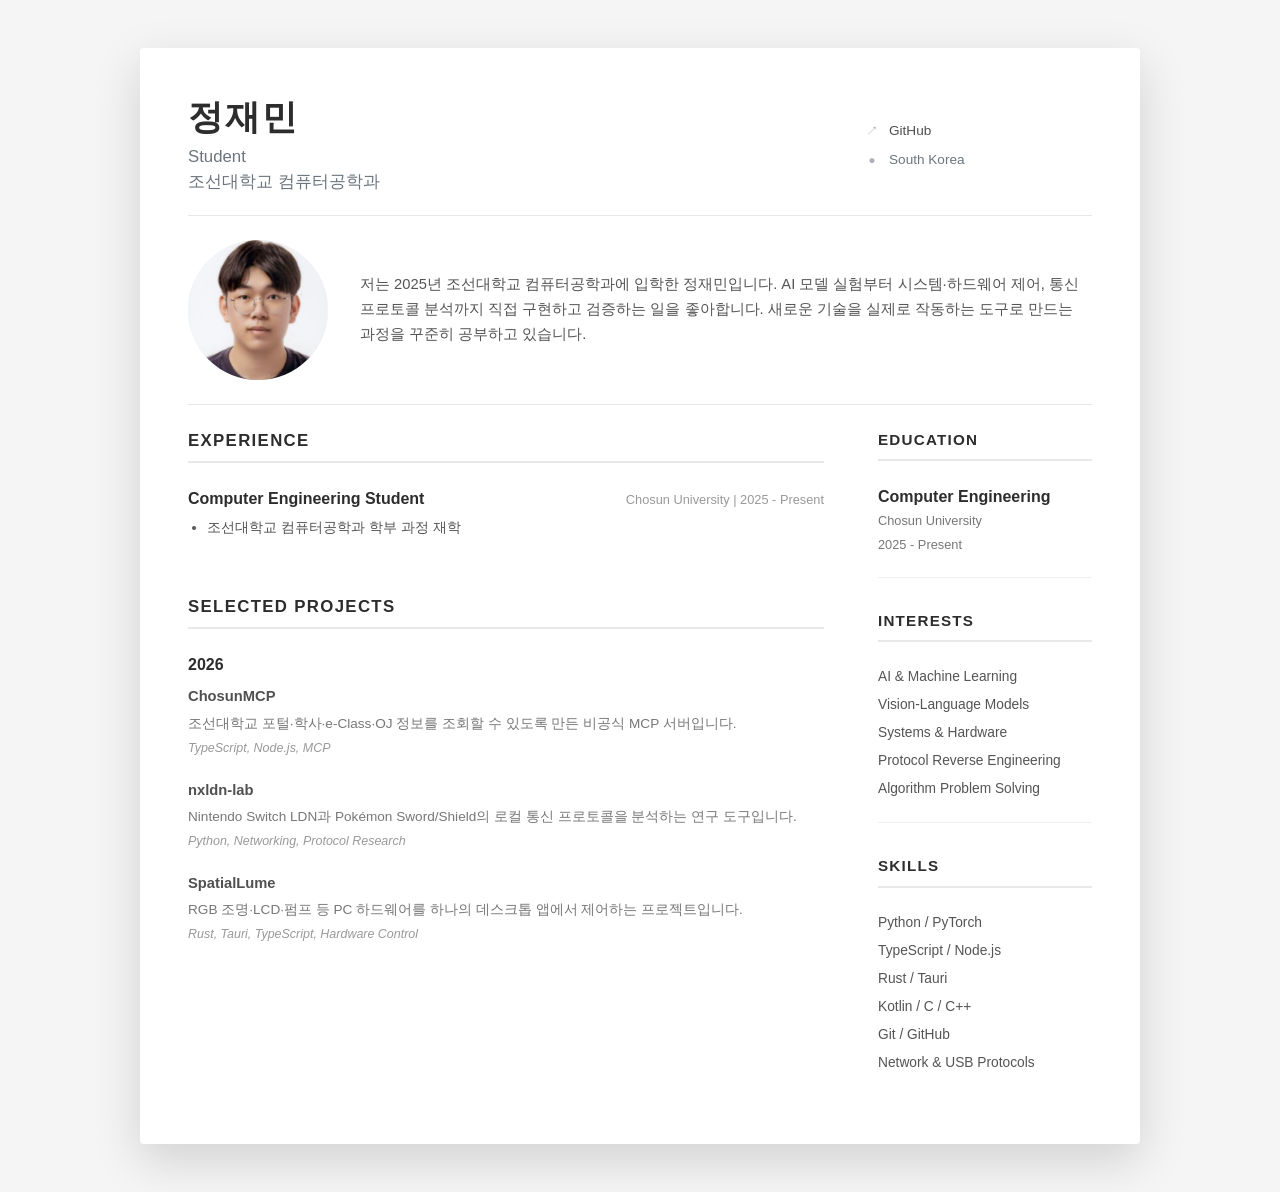
<file: index.html>
<!doctype html>
<html lang="ko">
  <head>
    <meta charset="utf-8" />
    <meta name="viewport" content="width=device-width, initial-scale=1" />
    <title>정재민 — Portfolio</title>
    <meta name="description" content="조선대학교 컴퓨터공학과 정재민의 포트폴리오" />
    <meta property="og:title" content="정재민 — Portfolio" />
    <meta property="og:description" content="조선대학교 컴퓨터공학과 정재민의 포트폴리오" />
    <meta property="og:image" content="https://andyjusa.github.io/og.png" />
    <meta name="twitter:card" content="summary_large_image" />
    <link rel="stylesheet" href="./style.css" />
  </head>
  <body>
    <main class="main-wrapper">
      <article class="resume-wrapper">
        <header class="resume-header">
          <div class="resume-title">
            <h1>정재민</h1>
            <p>Student<br />조선대학교 컴퓨터공학과</p>
          </div>
          <address class="resume-contact">
            <ul>
              <li><span>↗</span><a href="https://github.com/andyjusa">GitHub</a></li>
              <li><span>●</span>South Korea</li>
            </ul>
          </address>
        </header>

        <hr />

        <section class="resume-intro" aria-label="소개">
          <img class="profile-image" src="./profile.png" alt="정재민 프로필 사진" />
          <p>
            저는 2025년 조선대학교 컴퓨터공학과에 입학한 정재민입니다. AI 모델 실험부터 시스템·하드웨어
            제어, 통신 프로토콜 분석까지 직접 구현하고 검증하는 일을 좋아합니다. 새로운 기술을 실제로
            작동하는 도구로 만드는 과정을 꾸준히 공부하고 있습니다.
          </p>
        </section>

        <hr />

        <div class="resume-body">
          <div class="resume-main">
            <section>
              <h2>Experience</h2>
              <article class="item">
                <div class="item-heading">
                  <h3>Computer Engineering Student</h3>
                  <span>Chosun University | 2025 - Present</span>
                </div>
                <ul><li>조선대학교 컴퓨터공학과 학부 과정 재학</li></ul>
              </article>
            </section>

            <section>
              <h2>Selected Projects</h2>
              <article class="project-group">
                <h3 class="year">2026</h3>
                <a href="https://github.com/andyjusa/ChosunMCP" class="project-title">ChosunMCP</a>
                <p>조선대학교 포털·학사·e-Class·OJ 정보를 조회할 수 있도록 만든 비공식 MCP 서버입니다.</p>
                <p class="project-meta">TypeScript, Node.js, MCP</p>
              </article>
              <article class="project-group">
                <a href="https://github.com/andyjusa/nxldn-lab" class="project-title">nxldn-lab</a>
                <p>Nintendo Switch LDN과 Pokémon Sword/Shield의 로컬 통신 프로토콜을 분석하는 연구 도구입니다.</p>
                <p class="project-meta">Python, Networking, Protocol Research</p>
              </article>
              <article class="project-group">
                <a href="https://github.com/andyjusa/SpatialLume" class="project-title">SpatialLume</a>
                <p>RGB 조명·LCD·펌프 등 PC 하드웨어를 하나의 데스크톱 앱에서 제어하는 프로젝트입니다.</p>
                <p class="project-meta">Rust, Tauri, TypeScript, Hardware Control</p>
              </article>
            </section>
          </div>

          <aside class="resume-aside">
            <section>
              <h2>Education</h2>
              <div class="side-item">
                <h3>Computer Engineering</h3>
                <p>Chosun University</p>
                <p>2025 - Present</p>
              </div>
            </section>
            <section>
              <h2>Interests</h2>
              <ul><li>AI &amp; Machine Learning</li><li>Vision-Language Models</li><li>Systems &amp; Hardware</li><li>Protocol Reverse Engineering</li><li>Algorithm Problem Solving</li></ul>
            </section>
            <section>
              <h2>Skills</h2>
              <ul><li>Python / PyTorch</li><li>TypeScript / Node.js</li><li>Rust / Tauri</li><li>Kotlin / C / C++</li><li>Git / GitHub</li><li>Network &amp; USB Protocols</li></ul>
            </section>
          </aside>
        </div>
      </article>
    </main>
  </body>
</html>
</file>
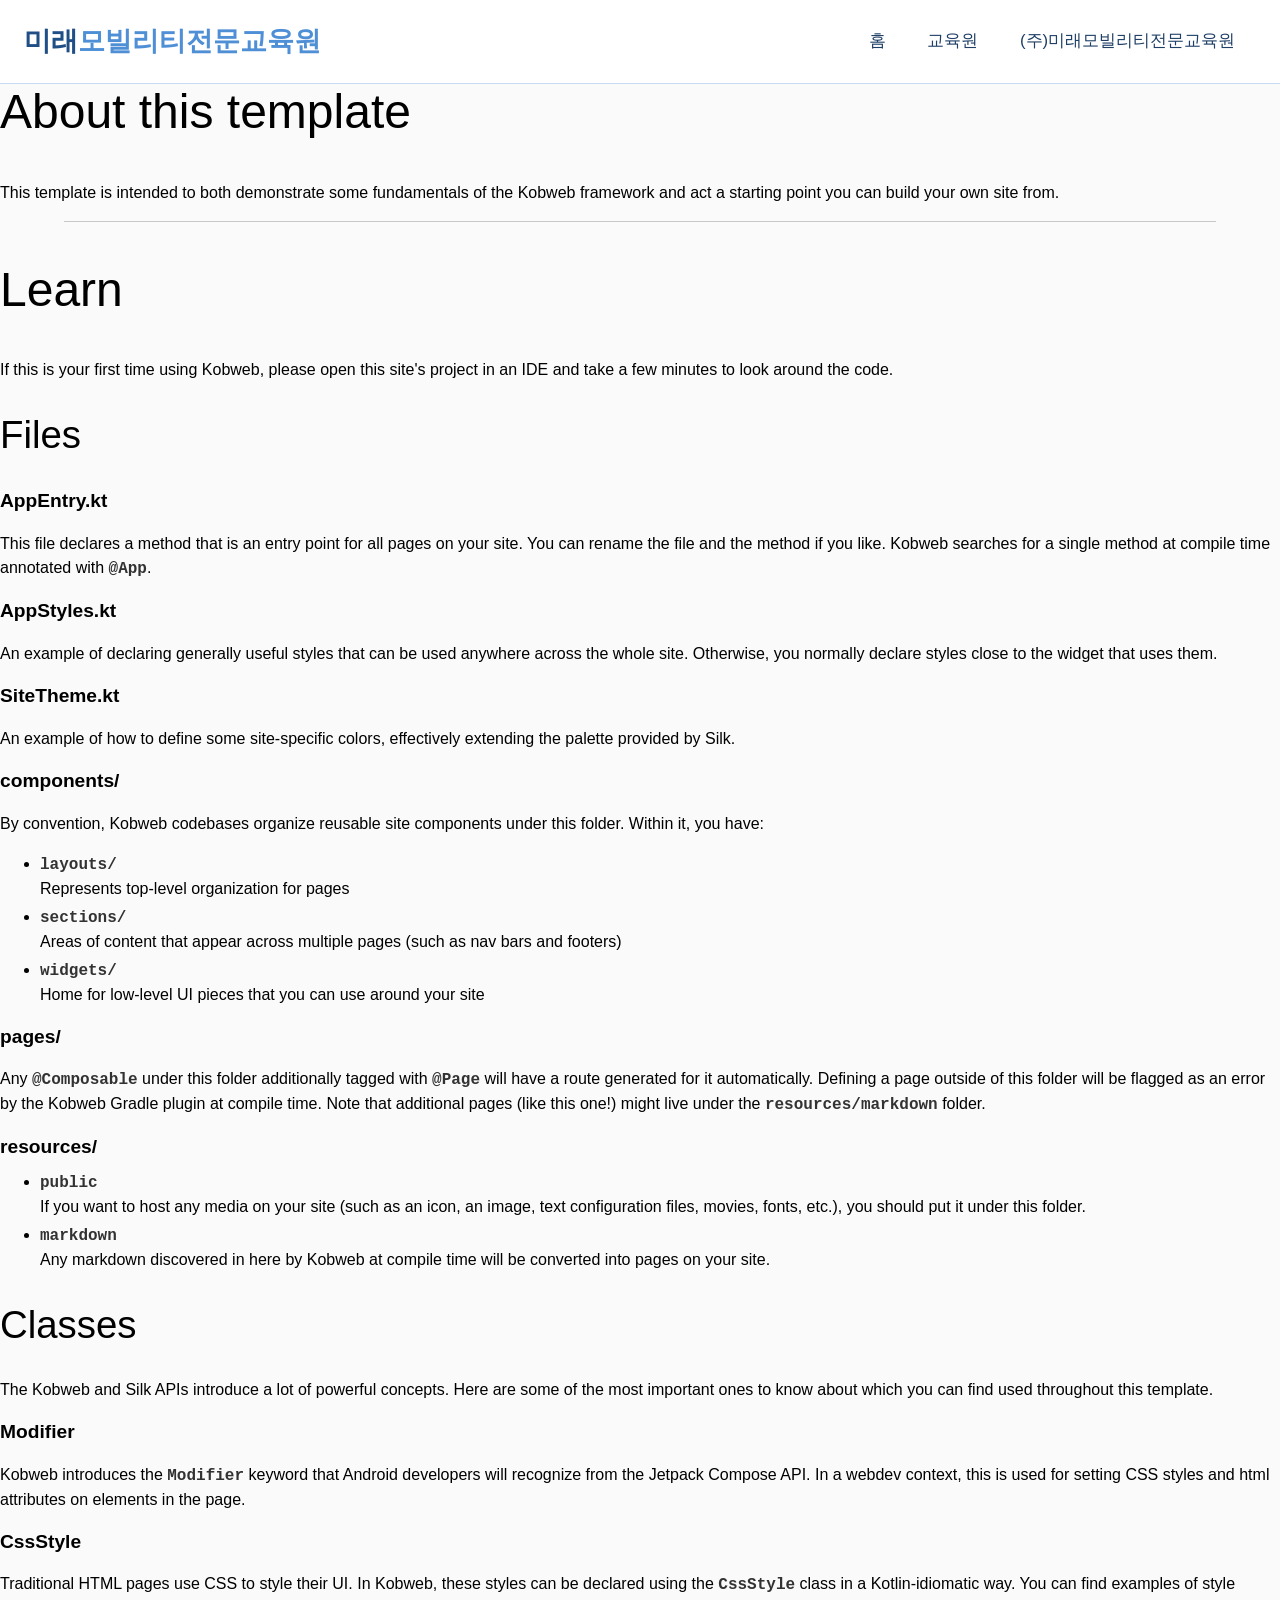
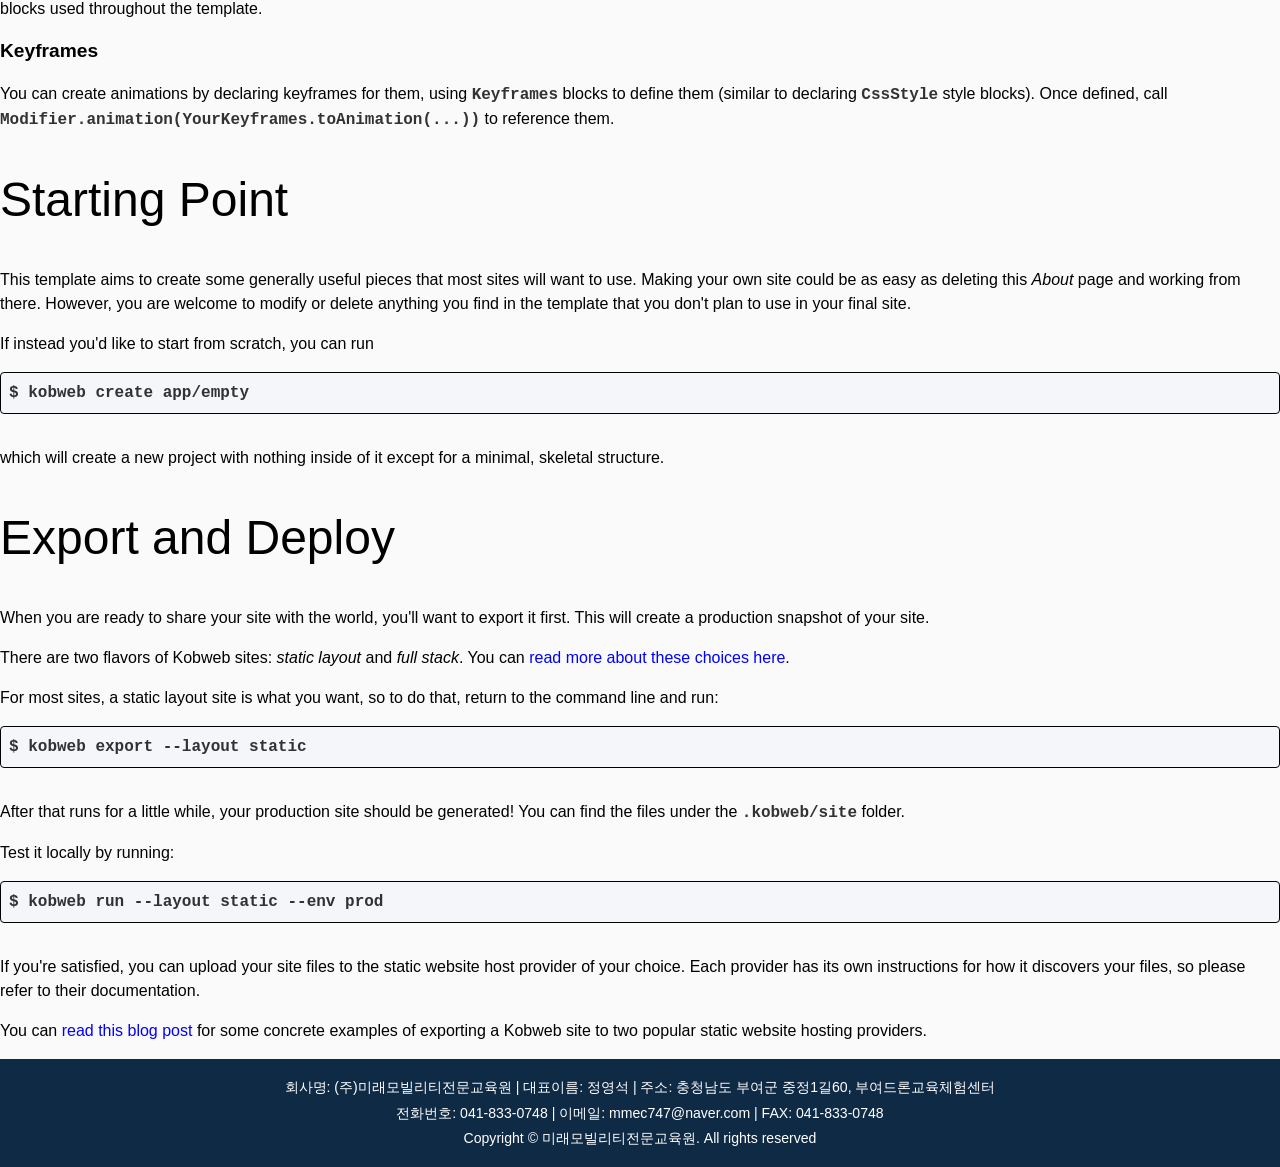
<file: about.html>
<!doctype html>
<html lang="en" class="silk-light">
 <head>
  <meta http-equiv="Content-Type" content="text/html; charset=UTF-8">
  <title>미래모빌리티전문교육원 - About</title>
  <meta content="부여군에 위치한 드론 전문 교육원입니다." name="description">
  <link href="/favicon.ico" rel="icon">
  <meta content="width=device-width, initial-scale=1" name="viewport">
  <meta content="website" property="og:type">
  <meta content="미래모빌리티전문교육원" property="og:site_name">
  <meta content="미래모빌리티전문교육원" property="og:title">
  <meta content="부여군에 위치한 드론 전문 교육원입니다." property="og:description">
  <meta content="ko_KR" property="og:locale">
  <meta content="/kobweb-logo.png" property="og:image">
  <meta content="summary_large_image" name="twitter:card">
  <meta content="미래모빌리티전문교육원" name="twitter:title">
  <meta content="부여군에 위치한 드론 전문 교육원입니다." name="twitter:description">
  <meta content="/kobweb-logo.png" name="twitter:image">
 </head>
 <body>
  <div id="_kobweb-root" style="width: 100%; height: 100%;">
   <style>@layer reset-compat, reset, kobweb-compose-compat, kobweb-compose, base-compat, base, component-styles-compat, component-styles, component-variants-compat, component-variants, restricted-styles-compat, restricted-styles, general-styles-compat, general-styles;@layer reset {  html, body { padding: 0px; margin: 0px; }  * { box-sizing: border-box; }}</style>
   <style>@layer reset-compat, reset, kobweb-compose-compat, kobweb-compose, base-compat, base, component-styles-compat, component-styles, component-variants-compat, component-variants, restricted-styles-compat, restricted-styles, general-styles-compat, general-styles;@layer kobweb-compose {  .kobweb-box { display: grid; grid-template-columns: minmax(0px, 1fr); grid-template-rows: minmax(0px, 1fr); }  .kobweb-box > * { grid-area: 1 / 1; }  .kobweb-box.kobweb-align-top-start { place-items: start; }  .kobweb-box.kobweb-align-top-center { place-items: start center; }  .kobweb-box.kobweb-align-top-end { place-items: start end; }  .kobweb-box.kobweb-align-center-start { place-items: center start; }  .kobweb-box.kobweb-align-center { place-items: center; }  .kobweb-box.kobweb-align-center-end { place-items: center end; }  .kobweb-box.kobweb-align-bottom-start { place-items: end start; }  .kobweb-box.kobweb-align-bottom-center { place-items: end center; }  .kobweb-box.kobweb-align-bottom-end { place-items: end; }  .kobweb-box > .kobweb-align-top-start-self { place-self: start; }  .kobweb-box > .kobweb-align-top-center-self { place-self: start center; }  .kobweb-box > .kobweb-align-top-end-self { place-self: start end; }  .kobweb-box > .kobweb-align-center-start-self { place-self: center start; }  .kobweb-box > .kobweb-align-center-self { place-self: center; }  .kobweb-box > .kobweb-align-center-end-self { place-self: center end; }  .kobweb-box > .kobweb-align-bottom-start-self { place-self: end start; }  .kobweb-box > .kobweb-align-bottom-center-self { place-self: end center; }  .kobweb-box > .kobweb-align-bottom-end-self { place-self: end; }  .kobweb-col { display: flex; flex-direction: column; }  .kobweb-col.kobweb-arrange-top { justify-content: flex-start; }  .kobweb-col.kobweb-arrange-center { justify-content: center; }  .kobweb-col.kobweb-arrange-bottom { justify-content: flex-end; }  .kobweb-col.kobweb-arrange-space-evenly { justify-content: space-evenly; }  .kobweb-col.kobweb-arrange-space-between { justify-content: space-between; }  .kobweb-col.kobweb-arrange-space-around { justify-content: space-around; }  .kobweb-col.kobweb-align-start { align-items: flex-start; }  .kobweb-col.kobweb-align-center-horiz { align-items: center; }  .kobweb-col.kobweb-align-end { align-items: flex-end; }  .kobweb-col > .kobweb-align-start-self { align-self: flex-start; }  .kobweb-col > .kobweb-align-center-horiz-self { align-self: center; }  .kobweb-col > .kobweb-align-end-self { align-self: flex-end; }  .kobweb-row { display: flex; flex-direction: row; }  .kobweb-row.kobweb-arrange-start { justify-content: flex-start; }  .kobweb-row.kobweb-arrange-center { justify-content: center; }  .kobweb-row.kobweb-arrange-end { justify-content: flex-end; }  .kobweb-row.kobweb-arrange-space-evenly { justify-content: space-evenly; }  .kobweb-row.kobweb-arrange-space-between { justify-content: space-between; }  .kobweb-row.kobweb-arrange-space-around { justify-content: space-around; }  .kobweb-row.kobweb-align-top { align-items: flex-start; }  .kobweb-row.kobweb-align-center-vert { align-items: center; }  .kobweb-row.kobweb-align-bottom { align-items: flex-end; }  .kobweb-row > .kobweb-align-top-self { align-self: flex-start; }  .kobweb-row > .kobweb-align-center-vert-self { align-self: center; }  .kobweb-row > .kobweb-align-bottom-self { align-self: flex-end; }  .kobweb-spacer { flex-grow: 1; }  .kobweb-row.kobweb-arrange-spaced-by { column-gap: var(--kobweb-arrange-spaced-by); }  .kobweb-col.kobweb-arrange-spaced-by { row-gap: var(--kobweb-arrange-spaced-by); }}</style>
   <style>@layer reset-compat, reset, kobweb-compose-compat, kobweb-compose, base-compat, base, component-styles-compat, component-styles, component-variants-compat, component-variants, restricted-styles-compat, restricted-styles, general-styles-compat, general-styles;.silk-light { color-scheme: light; --silk-background-color: rgb(250, 250, 250); --silk-color: black; --silk-border-color: rgba(0, 0, 0, 0.2); --silk-focus-outline-color: rgba(33, 150, 243, 0.5); --silk-placeholder-color: rgb(158, 158, 158); --silk-button-background-default-color: rgb(204, 204, 204); --silk-button-background-hover-color: rgb(163, 163, 163); --silk-button-background-pressed-color: rgb(122, 122, 122); --silk-checkbox-icon-background-color: rgb(33, 150, 243); --silk-checkbox-icon-background-hover-color: rgb(30, 136, 229); --silk-checkbox-icon-color: white; --silk-input-border-hover-color: rgb(158, 158, 158); --silk-input-border-invalid-color: rgb(183, 28, 28); --silk-input-filled-color: rgb(238, 238, 238); --silk-input-filled-hover-color: rgb(214, 214, 214); --silk-input-filled-focus-color: transparent; --silk-overlay-background-color: rgba(0, 0, 0, 0.5); --silk-switch-thumb-color: white; --silk-tab-color: black; --silk-tab-background-color: white; --silk-tab-disabled-background-color: white; --silk-tab-hover-background-color: lightgray; --silk-tab-pressed-background-color: whitesmoke; --silk-tooltip-background-color: black; --silk-tooltip-color: white; }.silk-light { color-scheme: light; --silk-background-color: rgb(250, 250, 250); --silk-color: black; --silk-border-color: rgba(0, 0, 0, 0.2); --silk-focus-outline-color: rgba(33, 150, 243, 0.5); --silk-placeholder-color: rgb(158, 158, 158); --silk-button-background-default-color: rgb(204, 204, 204); --silk-button-background-hover-color: rgb(163, 163, 163); --silk-button-background-pressed-color: rgb(122, 122, 122); --silk-checkbox-icon-background-color: rgb(33, 150, 243); --silk-checkbox-icon-background-hover-color: rgb(30, 136, 229); --silk-checkbox-icon-color: white; --silk-input-border-hover-color: rgb(158, 158, 158); --silk-input-border-invalid-color: rgb(183, 28, 28); --silk-input-filled-color: rgb(238, 238, 238); --silk-input-filled-hover-color: rgb(214, 214, 214); --silk-input-filled-focus-color: transparent; --silk-overlay-background-color: rgba(0, 0, 0, 0.5); --silk-switch-thumb-color: white; --silk-tab-color: black; --silk-tab-background-color: white; --silk-tab-disabled-background-color: white; --silk-tab-hover-background-color: lightgray; --silk-tab-pressed-background-color: whitesmoke; --silk-tooltip-background-color: black; --silk-tooltip-color: white; }.silk-dark { color-scheme: dark; --silk-background-color: rgb(6, 8, 11); --silk-color: white; --silk-border-color: rgba(255, 255, 255, 0.2); --silk-focus-outline-color: rgba(33, 150, 243, 0.5); --silk-placeholder-color: rgb(158, 158, 158); --silk-button-background-default-color: rgb(51, 51, 51); --silk-button-background-hover-color: rgb(92, 92, 92); --silk-button-background-pressed-color: rgb(133, 133, 133); --silk-checkbox-icon-background-color: rgb(144, 202, 249); --silk-checkbox-icon-background-hover-color: rgb(100, 181, 246); --silk-checkbox-icon-color: black; --silk-input-border-hover-color: rgb(117, 117, 117); --silk-input-border-invalid-color: rgb(229, 115, 115); --silk-input-filled-color: rgb(33, 33, 33); --silk-input-filled-hover-color: rgb(56, 56, 56); --silk-input-filled-focus-color: transparent; --silk-overlay-background-color: rgba(255, 255, 255, 0.5); --silk-switch-thumb-color: white; --silk-tab-color: white; --silk-tab-background-color: black; --silk-tab-disabled-background-color: black; --silk-tab-hover-background-color: darkslategray; --silk-tab-pressed-background-color: darkgray; --silk-tooltip-background-color: white; --silk-tooltip-color: black; }.silk-dark { color-scheme: dark; --silk-background-color: rgb(6, 8, 11); --silk-color: white; --silk-border-color: rgba(255, 255, 255, 0.2); --silk-focus-outline-color: rgba(33, 150, 243, 0.5); --silk-placeholder-color: rgb(158, 158, 158); --silk-button-background-default-color: rgb(51, 51, 51); --silk-button-background-hover-color: rgb(92, 92, 92); --silk-button-background-pressed-color: rgb(133, 133, 133); --silk-checkbox-icon-background-color: rgb(144, 202, 249); --silk-checkbox-icon-background-hover-color: rgb(100, 181, 246); --silk-checkbox-icon-color: black; --silk-input-border-hover-color: rgb(117, 117, 117); --silk-input-border-invalid-color: rgb(229, 115, 115); --silk-input-filled-color: rgb(33, 33, 33); --silk-input-filled-hover-color: rgb(56, 56, 56); --silk-input-filled-focus-color: transparent; --silk-overlay-background-color: rgba(255, 255, 255, 0.5); --silk-switch-thumb-color: white; --silk-tab-color: white; --silk-tab-background-color: black; --silk-tab-disabled-background-color: black; --silk-tab-hover-background-color: darkslategray; --silk-tab-pressed-background-color: darkgray; --silk-tooltip-background-color: white; --silk-tooltip-color: black; }.silk-light { --silk-link-default-color: blue; --silk-link-visited-color: purple; }.silk-light { --silk-link-default-color: blue; --silk-link-visited-color: purple; }.silk-dark { --silk-link-default-color: cyan; --silk-link-visited-color: violet; }.silk-dark { --silk-link-default-color: cyan; --silk-link-visited-color: violet; }@media (prefers-reduced-motion: no-preference) {  html { scroll-behavior: smooth; }}@media (prefers-reduced-motion: no-preference) {  html { scroll-behavior: smooth; }}body { font-family: Pretendard, "Noto Sans KR", "Apple SD Gothic Neo", "Malgun Gothic", sans-serif; font-size: 16px; line-height: 1.5; }body { font-family: Pretendard, "Noto Sans KR", "Apple SD Gothic Neo", "Malgun Gothic", sans-serif; font-size: 16px; line-height: 1.5; }body { scroll-behavior: smooth; }body { scroll-behavior: smooth; }@keyframes silk-checkbox-enabled {   0% { opacity: 0; }  100% { opacity: 1; }}@scope (.silk-light, .silk-dark) {  @layer component-styles {  :where(&).silk-input, .silk-input { appearance: none; color: var(--silk-color); height: var(--silk-input-height); font-size: var(--silk-input-font-size); background-color: transparent; outline: transparent solid 0px; border: 0px solid transparent; transition: border-color var(--silk-input-color-transition-duration, var(--silk-transition-duration-normal, 200ms)), box-shadow var(--silk-input-color-transition-duration, var(--silk-transition-duration-normal, 200ms)), background-color var(--silk-input-color-transition-duration, var(--silk-transition-duration-normal, 200ms)); }}}@layer component-styles-compat {  .silk-input { appearance: none; color: var(--silk-color); height: var(--silk-input-height); font-size: var(--silk-input-font-size); background-color: transparent; outline: transparent solid 0px; border: 0px solid transparent; transition: border-color var(--silk-input-color-transition-duration, var(--silk-transition-duration-normal, 200ms)), box-shadow var(--silk-input-color-transition-duration, var(--silk-transition-duration-normal, 200ms)), background-color var(--silk-input-color-transition-duration, var(--silk-transition-duration-normal, 200ms)); }}@scope (.silk-light, .silk-dark) {  @layer component-styles {  :where(&).silk-input::placeholder, .silk-input::placeholder { opacity: var(--silk-input-placeholder-opacity, var(--silk-placeholder-opacity, 1)); color: var(--silk-input-placeholder-color, var(--silk-placeholder-color)); }}}@layer component-styles-compat {  .silk-input::placeholder { opacity: var(--silk-input-placeholder-opacity, var(--silk-placeholder-opacity, 1)); color: var(--silk-input-placeholder-color, var(--silk-placeholder-color)); }}@scope (.silk-light, .silk-dark) {  @layer component-styles {  :where(&).silk-input-group, .silk-input-group { outline: transparent solid 0px; border: 0px solid transparent; border-radius: var(--silk-input-border-radius); font-size: var(--silk-input-font-size); }}}@layer component-styles-compat {  .silk-input-group { outline: transparent solid 0px; border: 0px solid transparent; border-radius: var(--silk-input-border-radius); font-size: var(--silk-input-font-size); }}@scope (.silk-light, .silk-dark) {  @layer general-styles {  :where(&).silk-disabled, .silk-disabled { opacity: 0.5; cursor: not-allowed; }}}@layer general-styles-compat {  .silk-disabled { opacity: 0.5; cursor: not-allowed; }}@scope (.silk-light, .silk-dark) {  @layer general-styles {  :where(&).silk-smooth-color, .silk-smooth-color { transition: background-color var(--silk-smooth-color-transition-duration, var(--silk-transition-duration-normal, 200ms)); }}}@layer general-styles-compat {  .silk-smooth-color { transition: background-color var(--silk-smooth-color-transition-duration, var(--silk-transition-duration-normal, 200ms)); }}@scope (.silk-light, .silk-dark) {  @layer component-styles {  :where(&).silk-button, .silk-button { color: var(--silk-button-color, var(--silk-color)); background-color: var(--silk-button-background-default-color); line-height: 1.2; height: var(--silk-button-height); min-width: var(--silk-button-height); font-size: var(--silk-button-font-size); font-weight: 600; white-space: nowrap; padding: 0px var(--silk-button-padding-horizontal); vertical-align: middle; border-radius: 0.375rem; border-width: 0px; user-select: none; transition: background-color var(--silk-button-color-transition-duration, var(--silk-transition-duration-normal, 200ms)); }}}@layer component-styles-compat {  .silk-button { color: var(--silk-button-color, var(--silk-color)); background-color: var(--silk-button-background-default-color); line-height: 1.2; height: var(--silk-button-height); min-width: var(--silk-button-height); font-size: var(--silk-button-font-size); font-weight: 600; white-space: nowrap; padding: 0px var(--silk-button-padding-horizontal); vertical-align: middle; border-radius: 0.375rem; border-width: 0px; user-select: none; transition: background-color var(--silk-button-color-transition-duration, var(--silk-transition-duration-normal, 200ms)); }}@scope (.silk-light, .silk-dark) {  @layer component-styles {  :where(&).silk-button:hover:not([aria-disabled="true"]), .silk-button:hover:not([aria-disabled="true"]) { background-color: var(--silk-button-background-hover-color); cursor: pointer; }}}@layer component-styles-compat {  .silk-button:hover:not([aria-disabled="true"]) { background-color: var(--silk-button-background-hover-color); cursor: pointer; }}@scope (.silk-light, .silk-dark) {  @layer component-styles {  :where(&).silk-button:focus-visible:not([aria-disabled="true"]), .silk-button:focus-visible:not([aria-disabled="true"]) { outline: transparent solid 2px; box-shadow: 0px 0px 0 0.1875rem var(--silk-button-background-focus-color, var(--silk-focus-outline-color)); }}}@layer component-styles-compat {  .silk-button:focus-visible:not([aria-disabled="true"]) { outline: transparent solid 2px; box-shadow: 0px 0px 0 0.1875rem var(--silk-button-background-focus-color, var(--silk-focus-outline-color)); }}@scope (.silk-light, .silk-dark) {  @layer component-styles {  :where(&).silk-button:active:not([aria-disabled="true"]), .silk-button:active:not([aria-disabled="true"]) { background-color: var(--silk-button-background-pressed-color); }}}@layer component-styles-compat {  .silk-button:active:not([aria-disabled="true"]) { background-color: var(--silk-button-background-pressed-color); }}@scope (.silk-light, .silk-dark) {  @layer component-styles {  :where(&).silk-callout, .silk-callout { text-align: start; margin-block: 1em; }}}@layer component-styles-compat {  .silk-callout { text-align: start; margin-block: 1em; }}@scope (.silk-light, .silk-dark) {  @layer component-styles {  :where(&).silk-callout > .callout-title, .silk-callout > .callout-title { display: flex; align-items: center; font-weight: 500; font-size: var(--silk-callout-title-font-size); gap: var(--silk-callout-title-gap, 0.5rem); line-height: var(--silk-callout-title-line-height, 1); }}}@layer component-styles-compat {  .silk-callout > .callout-title { display: flex; align-items: center; font-weight: 500; font-size: var(--silk-callout-title-font-size); gap: var(--silk-callout-title-gap, 0.5rem); line-height: var(--silk-callout-title-line-height, 1); }}@scope (.silk-light, .silk-dark) {  @layer component-styles {  :where(&).silk-checkbox, .silk-checkbox { gap: var(--silk-checkbox-spacing, 0.5rem); user-select: none; font-size: var(--silk-checkbox-font-size); cursor: pointer; position: relative; }}}@layer component-styles-compat {  .silk-checkbox { gap: var(--silk-checkbox-spacing, 0.5rem); user-select: none; font-size: var(--silk-checkbox-font-size); cursor: pointer; position: relative; }}@scope (.silk-light, .silk-dark) {  @layer component-styles {  :where(&).silk-checkbox-icon-container, .silk-checkbox-icon-container { font-size: var(--silk-checkbox-icon-size); width: var(--silk-checkbox-size); height: var(--silk-checkbox-size); border: var(--silk-checkbox-border-width, 0.125rem) solid var(--silk-checkbox-border-color, var(--silk-border-color)); border-radius: var(--silk-checkbox-border-radius, 0.125rem); transition: background-color var(--silk-checkbox-transition-duration, var(--silk-transition-duration-very-fast, 100ms)), border-color var(--silk-checkbox-transition-duration, var(--silk-transition-duration-very-fast, 100ms)); }}}@layer component-styles-compat {  .silk-checkbox-icon-container { font-size: var(--silk-checkbox-icon-size); width: var(--silk-checkbox-size); height: var(--silk-checkbox-size); border: var(--silk-checkbox-border-width, 0.125rem) solid var(--silk-checkbox-border-color, var(--silk-border-color)); border-radius: var(--silk-checkbox-border-radius, 0.125rem); transition: background-color var(--silk-checkbox-transition-duration, var(--silk-transition-duration-very-fast, 100ms)), border-color var(--silk-checkbox-transition-duration, var(--silk-transition-duration-very-fast, 100ms)); }}@scope (.silk-light, .silk-dark) {  @layer component-styles {  :where(&).silk-checkbox-icon, .silk-checkbox-icon { width: var(--silk-checkbox-size); height: var(--silk-checkbox-size); color: var(--silk-checkbox-icon-color); }}}@layer component-styles-compat {  .silk-checkbox-icon { width: var(--silk-checkbox-size); height: var(--silk-checkbox-size); color: var(--silk-checkbox-icon-color); }}@scope (.silk-light, .silk-dark) {  @layer component-styles {  :where(&).silk-overlay, .silk-overlay { background-color: var(--silk-overlay-background-color); }}}@layer component-styles-compat {  .silk-overlay { background-color: var(--silk-overlay-background-color); }}@scope (.silk-light, .silk-dark) {  @layer component-styles {  :where(&).silk-popup, .silk-popup { transition: opacity var(--silk-popup-transition-duration, var(--silk-transition-duration-fast, 150ms)); }}}@layer component-styles-compat {  .silk-popup { transition: opacity var(--silk-popup-transition-duration, var(--silk-transition-duration-fast, 150ms)); }}@scope (.silk-light, .silk-dark) {  @layer component-styles {  :where(&).silk-simple-grid, .silk-simple-grid { display: grid; }}}@layer component-styles-compat {  .silk-simple-grid { display: grid; }}@scope (.silk-light, .silk-dark) {  @media (min-width: 0px) {  @layer component-styles {  :where(&).silk-simple-grid, .silk-simple-grid { grid-template-columns: repeat(var(--silk-simple-grid-col-count-zero), 1fr); }}}}@media (min-width: 0px) {  @layer component-styles-compat {  .silk-simple-grid { grid-template-columns: repeat(var(--silk-simple-grid-col-count-zero), 1fr); }}}@scope (.silk-light, .silk-dark) {  @media (min-width: 30rem) {  @layer component-styles {  :where(&).silk-simple-grid, .silk-simple-grid { grid-template-columns: repeat(var(--silk-simple-grid-col-count-sm), 1fr); }}}}@media (min-width: 30rem) {  @layer component-styles-compat {  .silk-simple-grid { grid-template-columns: repeat(var(--silk-simple-grid-col-count-sm), 1fr); }}}@scope (.silk-light, .silk-dark) {  @media (min-width: 48rem) {  @layer component-styles {  :where(&).silk-simple-grid, .silk-simple-grid { grid-template-columns: repeat(var(--silk-simple-grid-col-count-md), 1fr); }}}}@media (min-width: 48rem) {  @layer component-styles-compat {  .silk-simple-grid { grid-template-columns: repeat(var(--silk-simple-grid-col-count-md), 1fr); }}}@scope (.silk-light, .silk-dark) {  @media (min-width: 62rem) {  @layer component-styles {  :where(&).silk-simple-grid, .silk-simple-grid { grid-template-columns: repeat(var(--silk-simple-grid-col-count-lg), 1fr); }}}}@media (min-width: 62rem) {  @layer component-styles-compat {  .silk-simple-grid { grid-template-columns: repeat(var(--silk-simple-grid-col-count-lg), 1fr); }}}@scope (.silk-light, .silk-dark) {  @media (min-width: 80rem) {  @layer component-styles {  :where(&).silk-simple-grid, .silk-simple-grid { grid-template-columns: repeat(var(--silk-simple-grid-col-count-xl), 1fr); }}}}@media (min-width: 80rem) {  @layer component-styles-compat {  .silk-simple-grid { grid-template-columns: repeat(var(--silk-simple-grid-col-count-xl), 1fr); }}}@scope (.silk-light, .silk-dark) {  @media (min-width: 96rem) {  @layer component-styles {  :where(&).silk-simple-grid, .silk-simple-grid { grid-template-columns: repeat(var(--silk-simple-grid-col-count-xxl), 1fr); }}}}@media (min-width: 96rem) {  @layer component-styles-compat {  .silk-simple-grid { grid-template-columns: repeat(var(--silk-simple-grid-col-count-xxl), 1fr); }}}@scope (.silk-light, .silk-dark) {  @layer component-styles {  :where(&).silk-surface, .silk-surface { background-color: var(--silk-surface-background-color, var(--silk-background-color)); color: var(--silk-surface-color, var(--silk-color)); }}}@layer component-styles-compat {  .silk-surface { background-color: var(--silk-surface-background-color, var(--silk-background-color)); color: var(--silk-surface-color, var(--silk-color)); }}@scope (.silk-light, .silk-dark) {  @layer component-styles {  :where(&).silk-horizontal-divider, .silk-horizontal-divider { border-right: 0px; border-bottom: 0px; border-left: 0px; border-image: initial; border-top: 1px solid var(--silk-divider-color, var(--silk-border-color)); width: var(--silk-divider-length, 90%); }}}@layer component-styles-compat {  .silk-horizontal-divider { border-right: 0px; border-bottom: 0px; border-left: 0px; border-image: initial; border-top: 1px solid var(--silk-divider-color, var(--silk-border-color)); width: var(--silk-divider-length, 90%); }}@scope (.silk-light, .silk-dark) {  @layer component-styles {  :where(&).silk-vertical-divider, .silk-vertical-divider { border-top: 0px; border-right: 0px; border-bottom: 0px; border-image: initial; border-left: 1px solid var(--silk-divider-color, var(--silk-border-color)); height: var(--silk-divider-length, 90%); }}}@layer component-styles-compat {  .silk-vertical-divider { border-top: 0px; border-right: 0px; border-bottom: 0px; border-image: initial; border-left: 1px solid var(--silk-divider-color, var(--silk-border-color)); height: var(--silk-divider-length, 90%); }}@scope (.silk-light, .silk-dark) {  @layer component-styles {  :where(&).silk-switch, .silk-switch { position: relative; }}}@layer component-styles-compat {  .silk-switch { position: relative; }}@scope (.silk-light, .silk-dark) {  @layer component-styles {  :where(&).silk-switch-track, .silk-switch-track { width: var(--silk-switch-track-width); min-width: var(--silk-switch-track-width); height: var(--silk-switch-track-height); min-height: var(--silk-switch-track-height); padding: var(--silk-switch-track-padding); border-radius: var(--silk-switch-border-radius, 9999px); background-color: var(--silk-switch-track-background-color); transition: background-color var(--silk-switch-transition-duration, var(--silk-transition-duration-fast, 150ms)); box-sizing: content-box; }}}@layer component-styles-compat {  .silk-switch-track { width: var(--silk-switch-track-width); min-width: var(--silk-switch-track-width); height: var(--silk-switch-track-height); min-height: var(--silk-switch-track-height); padding: var(--silk-switch-track-padding); border-radius: var(--silk-switch-border-radius, 9999px); background-color: var(--silk-switch-track-background-color); transition: background-color var(--silk-switch-transition-duration, var(--silk-transition-duration-fast, 150ms)); box-sizing: content-box; }}@scope (.silk-light, .silk-dark) {  @layer component-styles {  :where(&).silk-switch-track:hover:not([aria-disabled="true"]), .silk-switch-track:hover:not([aria-disabled="true"]) { cursor: pointer; }}}@layer component-styles-compat {  .silk-switch-track:hover:not([aria-disabled="true"]) { cursor: pointer; }}@scope (.silk-light, .silk-dark) {  @layer component-styles {  :where(&).silk-switch-thumb, .silk-switch-thumb { width: var(--silk-switch-track-height); height: var(--silk-switch-track-height); border-radius: var(--silk-switch-border-radius, 9999px); background-color: var(--silk-switch-thumb-color); translate: var(--silk-switch-thumb-offset); transition: translate var(--silk-switch-transition-duration, var(--silk-transition-duration-fast, 150ms)); }}}@layer component-styles-compat {  .silk-switch-thumb { width: var(--silk-switch-track-height); height: var(--silk-switch-track-height); border-radius: var(--silk-switch-border-radius, 9999px); background-color: var(--silk-switch-thumb-color); translate: var(--silk-switch-thumb-offset); transition: translate var(--silk-switch-transition-duration, var(--silk-transition-duration-fast, 150ms)); }}@scope (.silk-light, .silk-dark) {  @layer component-styles {  :where(&).silk-tabs-tab-row, .silk-tabs-tab-row { width: 100%; border-bottom: var(--silk-tab-border-thickness, 2px) solid var(--silk-tab-border-color, var(--silk-border-color)); }}}@layer component-styles-compat {  .silk-tabs-tab-row { width: 100%; border-bottom: var(--silk-tab-border-thickness, 2px) solid var(--silk-tab-border-color, var(--silk-border-color)); }}@scope (.silk-light, .silk-dark) {  @layer component-styles {  :where(&).silk-tabs-tab, .silk-tabs-tab { cursor: pointer; transition: background-color var(--silk-tab-color-transition-duration, var(--silk-transition-duration-normal, 200ms)), color var(--silk-tab-color-transition-duration, var(--silk-transition-duration-normal, 200ms)), border-color var(--silk-tab-color-transition-duration, var(--silk-transition-duration-normal, 200ms)); background-color: var(--silk-tab-background-color); color: var(--silk-tab-color); user-select: none; padding: 0.5rem; margin: 0px 0px calc(-1 * var(--silk-tab-border-thickness, 2px)); border-bottom: var(--silk-tab-border-thickness, 2px) solid var(--silk-tab-border-color, var(--silk-border-color)); }}}@layer component-styles-compat {  .silk-tabs-tab { cursor: pointer; transition: background-color var(--silk-tab-color-transition-duration, var(--silk-transition-duration-normal, 200ms)), color var(--silk-tab-color-transition-duration, var(--silk-transition-duration-normal, 200ms)), border-color var(--silk-tab-color-transition-duration, var(--silk-transition-duration-normal, 200ms)); background-color: var(--silk-tab-background-color); color: var(--silk-tab-color); user-select: none; padding: 0.5rem; margin: 0px 0px calc(-1 * var(--silk-tab-border-thickness, 2px)); border-bottom: var(--silk-tab-border-thickness, 2px) solid var(--silk-tab-border-color, var(--silk-border-color)); }}@scope (.silk-light, .silk-dark) {  @layer component-styles {  :where(&).silk-tabs-tab[aria-disabled="true"], .silk-tabs-tab[aria-disabled="true"] { background-color: var(--silk-tab-disabled-background-color); cursor: not-allowed; }}}@layer component-styles-compat {  .silk-tabs-tab[aria-disabled="true"] { background-color: var(--silk-tab-disabled-background-color); cursor: not-allowed; }}@scope (.silk-light, .silk-dark) {  @layer component-styles {  :where(&).silk-tabs-tab:hover:not([aria-disabled="true"]), .silk-tabs-tab:hover:not([aria-disabled="true"]) { background-color: var(--silk-tab-hover-background-color); }}}@layer component-styles-compat {  .silk-tabs-tab:hover:not([aria-disabled="true"]) { background-color: var(--silk-tab-hover-background-color); }}@scope (.silk-light, .silk-dark) {  @layer component-styles {  :where(&).silk-tabs-tab:active:not([aria-disabled="true"]), .silk-tabs-tab:active:not([aria-disabled="true"]) { background-color: var(--silk-tab-pressed-background-color); }}}@layer component-styles-compat {  .silk-tabs-tab:active:not([aria-disabled="true"]) { background-color: var(--silk-tab-pressed-background-color); }}@scope (.silk-light, .silk-dark) {  @layer component-styles {  :where(&).silk-tabs-panel, .silk-tabs-panel { padding: 1rem; width: 100%; flex-grow: 1; overflow-y: auto; }}}@layer component-styles-compat {  .silk-tabs-panel { padding: 1rem; width: 100%; flex-grow: 1; overflow-y: auto; }}@scope (.silk-light, .silk-dark) {  @layer component-styles {  :where(&).silk-tooltip-arrow, .silk-tooltip-arrow { position: absolute; border-width: 5px; border-style: solid; }}}@layer component-styles-compat {  .silk-tooltip-arrow { position: absolute; border-width: 5px; border-style: solid; }}@scope (.silk-light, .silk-dark) {  @layer component-styles {  :where(&).silk-tooltip, .silk-tooltip { position: relative; background-color: var(--silk-tooltip-background-color); color: var(--silk-tooltip-color); border-radius: 6px; }}}@layer component-styles-compat {  .silk-tooltip { position: relative; background-color: var(--silk-tooltip-background-color); color: var(--silk-tooltip-color); border-radius: 6px; }}@scope (.silk-light, .silk-dark) {  @layer component-styles {  :where(&).silk-tooltip-text, .silk-tooltip-text { padding: 5px; }}}@layer component-styles-compat {  .silk-tooltip-text { padding: 5px; }}@scope (.silk-light, .silk-dark) {  @layer restricted-styles {  :where(&).silk-button-size_xs, .silk-button-size_xs { --silk-button-font-size: var(--silk-font-size-xs, 0.75rem); --silk-button-height: 1.5rem; --silk-button-padding-horizontal: 0.5rem; }}}@layer restricted-styles-compat {  .silk-button-size_xs { --silk-button-font-size: var(--silk-font-size-xs, 0.75rem); --silk-button-height: 1.5rem; --silk-button-padding-horizontal: 0.5rem; }}@scope (.silk-light, .silk-dark) {  @layer restricted-styles {  :where(&).silk-button-size_sm, .silk-button-size_sm { --silk-button-font-size: var(--silk-font-size-sm, 0.875rem); --silk-button-height: 2rem; --silk-button-padding-horizontal: 0.75rem; }}}@layer restricted-styles-compat {  .silk-button-size_sm { --silk-button-font-size: var(--silk-font-size-sm, 0.875rem); --silk-button-height: 2rem; --silk-button-padding-horizontal: 0.75rem; }}@scope (.silk-light, .silk-dark) {  @layer restricted-styles {  :where(&).silk-button-size_md, .silk-button-size_md { --silk-button-font-size: var(--silk-font-size-md, 1rem); --silk-button-height: 2.5rem; --silk-button-padding-horizontal: 1rem; }}}@layer restricted-styles-compat {  .silk-button-size_md { --silk-button-font-size: var(--silk-font-size-md, 1rem); --silk-button-height: 2.5rem; --silk-button-padding-horizontal: 1rem; }}@scope (.silk-light, .silk-dark) {  @layer restricted-styles {  :where(&).silk-button-size_lg, .silk-button-size_lg { --silk-button-font-size: var(--silk-font-size-lg, 1.125rem); --silk-button-height: 3rem; --silk-button-padding-horizontal: 1.5rem; }}}@layer restricted-styles-compat {  .silk-button-size_lg { --silk-button-font-size: var(--silk-font-size-lg, 1.125rem); --silk-button-height: 3rem; --silk-button-padding-horizontal: 1.5rem; }}@scope (.silk-light, .silk-dark) {  @layer restricted-styles {  :where(&).silk-checkbox-size_sm, .silk-checkbox-size_sm { --silk-checkbox-size: 0.875rem; --silk-checkbox-icon-size: 0.45rem; --silk-checkbox-font-size: var(--silk-font-size-sm, 0.875rem); }}}@layer restricted-styles-compat {  .silk-checkbox-size_sm { --silk-checkbox-size: 0.875rem; --silk-checkbox-icon-size: 0.45rem; --silk-checkbox-font-size: var(--silk-font-size-sm, 0.875rem); }}@scope (.silk-light, .silk-dark) {  @layer restricted-styles {  :where(&).silk-checkbox-size_md, .silk-checkbox-size_md { --silk-checkbox-size: 1rem; --silk-checkbox-icon-size: 0.625rem; --silk-checkbox-font-size: var(--silk-font-size-md, 1rem); }}}@layer restricted-styles-compat {  .silk-checkbox-size_md { --silk-checkbox-size: 1rem; --silk-checkbox-icon-size: 0.625rem; --silk-checkbox-font-size: var(--silk-font-size-md, 1rem); }}@scope (.silk-light, .silk-dark) {  @layer restricted-styles {  :where(&).silk-checkbox-size_lg, .silk-checkbox-size_lg { --silk-checkbox-size: 1.25rem; --silk-checkbox-icon-size: 0.8rem; --silk-checkbox-font-size: var(--silk-font-size-lg, 1.125rem); }}}@layer restricted-styles-compat {  .silk-checkbox-size_lg { --silk-checkbox-size: 1.25rem; --silk-checkbox-icon-size: 0.8rem; --silk-checkbox-font-size: var(--silk-font-size-lg, 1.125rem); }}@scope (.silk-light, .silk-dark) {  @layer restricted-styles {  :where(&).silk-input-size_xs, .silk-input-size_xs { --silk-input-font-size: var(--silk-font-size-xs, 0.75rem); --silk-input-height: 1.25rem; --silk-input-padding: 0.375rem; --silk-input-border-radius: var(--silk-border-radius-xs, 0.125rem); }}}@layer restricted-styles-compat {  .silk-input-size_xs { --silk-input-font-size: var(--silk-font-size-xs, 0.75rem); --silk-input-height: 1.25rem; --silk-input-padding: 0.375rem; --silk-input-border-radius: var(--silk-border-radius-xs, 0.125rem); }}@scope (.silk-light, .silk-dark) {  @layer restricted-styles {  :where(&).silk-input-size_sm, .silk-input-size_sm { --silk-input-font-size: var(--silk-font-size-sm, 0.875rem); --silk-input-height: 1.75rem; --silk-input-padding: 0.5rem; --silk-input-border-radius: var(--silk-border-radius-sm, 0.25rem); }}}@layer restricted-styles-compat {  .silk-input-size_sm { --silk-input-font-size: var(--silk-font-size-sm, 0.875rem); --silk-input-height: 1.75rem; --silk-input-padding: 0.5rem; --silk-input-border-radius: var(--silk-border-radius-sm, 0.25rem); }}@scope (.silk-light, .silk-dark) {  @layer restricted-styles {  :where(&).silk-input-size_md, .silk-input-size_md { --silk-input-font-size: var(--silk-font-size-md, 1rem); --silk-input-height: 2.25rem; --silk-input-padding: 0.625rem; --silk-input-border-radius: var(--silk-border-radius-md, 0.375rem); }}}@layer restricted-styles-compat {  .silk-input-size_md { --silk-input-font-size: var(--silk-font-size-md, 1rem); --silk-input-height: 2.25rem; --silk-input-padding: 0.625rem; --silk-input-border-radius: var(--silk-border-radius-md, 0.375rem); }}@scope (.silk-light, .silk-dark) {  @layer restricted-styles {  :where(&).silk-input-size_lg, .silk-input-size_lg { --silk-input-font-size: var(--silk-font-size-lg, 1.125rem); --silk-input-height: 2.5rem; --silk-input-padding: 0.75rem; --silk-input-border-radius: var(--silk-border-radius-md, 0.375rem); }}}@layer restricted-styles-compat {  .silk-input-size_lg { --silk-input-font-size: var(--silk-font-size-lg, 1.125rem); --silk-input-height: 2.5rem; --silk-input-padding: 0.75rem; --silk-input-border-radius: var(--silk-border-radius-md, 0.375rem); }}@scope (.silk-light, .silk-dark) {  @layer restricted-styles {  :where(&).silk-switch-size_sm, .silk-switch-size_sm { --silk-switch-track-width: 1.375rem; --silk-switch-track-height: 0.75rem; --silk-switch-track-padding: 0.188rem; }}}@layer restricted-styles-compat {  .silk-switch-size_sm { --silk-switch-track-width: 1.375rem; --silk-switch-track-height: 0.75rem; --silk-switch-track-padding: 0.188rem; }}@scope (.silk-light, .silk-dark) {  @layer restricted-styles {  :where(&).silk-switch-size_md, .silk-switch-size_md { --silk-switch-track-width: 1.875rem; --silk-switch-track-height: 1rem; --silk-switch-track-padding: 0.188rem; }}}@layer restricted-styles-compat {  .silk-switch-size_md { --silk-switch-track-width: 1.875rem; --silk-switch-track-height: 1rem; --silk-switch-track-padding: 0.188rem; }}@scope (.silk-light, .silk-dark) {  @layer restricted-styles {  :where(&).silk-switch-size_lg, .silk-switch-size_lg { --silk-switch-track-width: 2.875rem; --silk-switch-track-height: 1.5rem; --silk-switch-track-padding: 0.188rem; }}}@layer restricted-styles-compat {  .silk-switch-size_lg { --silk-switch-track-width: 2.875rem; --silk-switch-track-height: 1.5rem; --silk-switch-track-padding: 0.188rem; }}@scope (.silk-light) to (.silk-dark) {  @layer restricted-styles {  :where(&).silk-callout-type_caution, .silk-callout-type_caution { --silk-callout-color: crimson; --silk-callout-background-color: rgba(220, 20, 60, 0.15); }}}@scope (.silk-dark) to (.silk-light) {  @layer restricted-styles {  :where(&).silk-callout-type_caution, .silk-callout-type_caution { --silk-callout-color: red; --silk-callout-background-color: rgba(255, 0, 0, 0.2); }}}@layer restricted-styles-compat {  .silk-callout-type_caution_light { --silk-callout-color: crimson; --silk-callout-background-color: rgba(220, 20, 60, 0.15); }}@layer restricted-styles-compat {  .silk-callout-type_caution_dark { --silk-callout-color: red; --silk-callout-background-color: rgba(255, 0, 0, 0.2); }}@scope (.silk-light) to (.silk-dark) {  @layer restricted-styles {  :where(&).silk-callout-type_important, .silk-callout-type_important { --silk-callout-color: darkorchid; --silk-callout-background-color: rgba(153, 50, 204, 0.15); }}}@scope (.silk-dark) to (.silk-light) {  @layer restricted-styles {  :where(&).silk-callout-type_important, .silk-callout-type_important { --silk-callout-color: darkorchid; --silk-callout-background-color: rgba(153, 50, 204, 0.2); }}}@layer restricted-styles-compat {  .silk-callout-type_important_light { --silk-callout-color: darkorchid; --silk-callout-background-color: rgba(153, 50, 204, 0.15); }}@layer restricted-styles-compat {  .silk-callout-type_important_dark { --silk-callout-color: darkorchid; --silk-callout-background-color: rgba(153, 50, 204, 0.2); }}@scope (.silk-light) to (.silk-dark) {  @layer restricted-styles {  :where(&).silk-callout-type_note, .silk-callout-type_note { --silk-callout-color: dodgerblue; --silk-callout-background-color: rgba(30, 144, 255, 0.15); }}}@scope (.silk-dark) to (.silk-light) {  @layer restricted-styles {  :where(&).silk-callout-type_note, .silk-callout-type_note { --silk-callout-color: dodgerblue; --silk-callout-background-color: rgba(30, 144, 255, 0.2); }}}@layer restricted-styles-compat {  .silk-callout-type_note_light { --silk-callout-color: dodgerblue; --silk-callout-background-color: rgba(30, 144, 255, 0.15); }}@layer restricted-styles-compat {  .silk-callout-type_note_dark { --silk-callout-color: dodgerblue; --silk-callout-background-color: rgba(30, 144, 255, 0.2); }}@scope (.silk-light) to (.silk-dark) {  @layer restricted-styles {  :where(&).silk-callout-type_question, .silk-callout-type_question { --silk-callout-color: seagreen; --silk-callout-background-color: rgba(46, 139, 87, 0.15); }}}@scope (.silk-dark) to (.silk-light) {  @layer restricted-styles {  :where(&).silk-callout-type_question, .silk-callout-type_question { --silk-callout-color: aquamarine; --silk-callout-background-color: rgba(127, 255, 212, 0.2); }}}@layer restricted-styles-compat {  .silk-callout-type_question_light { --silk-callout-color: seagreen; --silk-callout-background-color: rgba(46, 139, 87, 0.15); }}@layer restricted-styles-compat {  .silk-callout-type_question_dark { --silk-callout-color: aquamarine; --silk-callout-background-color: rgba(127, 255, 212, 0.2); }}@scope (.silk-light) to (.silk-dark) {  @layer restricted-styles {  :where(&).silk-callout-type_quote, .silk-callout-type_quote { --silk-callout-color: gray; --silk-callout-background-color: rgba(128, 128, 128, 0.15); }}}@scope (.silk-dark) to (.silk-light) {  @layer restricted-styles {  :where(&).silk-callout-type_quote, .silk-callout-type_quote { --silk-callout-color: gray; --silk-callout-background-color: rgba(128, 128, 128, 0.2); }}}@layer restricted-styles-compat {  .silk-callout-type_quote_light { --silk-callout-color: gray; --silk-callout-background-color: rgba(128, 128, 128, 0.15); }}@layer restricted-styles-compat {  .silk-callout-type_quote_dark { --silk-callout-color: gray; --silk-callout-background-color: rgba(128, 128, 128, 0.2); }}@scope (.silk-light) to (.silk-dark) {  @layer restricted-styles {  :where(&).silk-callout-type_tip, .silk-callout-type_tip { --silk-callout-color: limegreen; --silk-callout-background-color: rgba(50, 205, 50, 0.15); }}}@scope (.silk-dark) to (.silk-light) {  @layer restricted-styles {  :where(&).silk-callout-type_tip, .silk-callout-type_tip { --silk-callout-color: limegreen; --silk-callout-background-color: rgba(50, 205, 50, 0.2); }}}@layer restricted-styles-compat {  .silk-callout-type_tip_light { --silk-callout-color: limegreen; --silk-callout-background-color: rgba(50, 205, 50, 0.15); }}@layer restricted-styles-compat {  .silk-callout-type_tip_dark { --silk-callout-color: limegreen; --silk-callout-background-color: rgba(50, 205, 50, 0.2); }}@scope (.silk-light) to (.silk-dark) {  @layer restricted-styles {  :where(&).silk-callout-type_warning, .silk-callout-type_warning { --silk-callout-color: darkorange; --silk-callout-background-color: rgba(255, 140, 0, 0.15); }}}@scope (.silk-dark) to (.silk-light) {  @layer restricted-styles {  :where(&).silk-callout-type_warning, .silk-callout-type_warning { --silk-callout-color: orange; --silk-callout-background-color: rgba(255, 165, 0, 0.2); }}}@layer restricted-styles-compat {  .silk-callout-type_warning_light { --silk-callout-color: darkorange; --silk-callout-background-color: rgba(255, 140, 0, 0.15); }}@layer restricted-styles-compat {  .silk-callout-type_warning_dark { --silk-callout-color: orange; --silk-callout-background-color: rgba(255, 165, 0, 0.2); }}@scope (.silk-light, .silk-dark) {  @layer component-styles {  :where(&).silk-link, .silk-link { text-decoration-line: none; }}}@layer component-styles-compat {  .silk-link { text-decoration-line: none; }}@scope (.silk-light, .silk-dark) {  @layer component-styles {  :where(&).silk-link:link, .silk-link:link { color: var(--silk-link-default-color); }}}@layer component-styles-compat {  .silk-link:link { color: var(--silk-link-default-color); }}@scope (.silk-light, .silk-dark) {  @layer component-styles {  :where(&).silk-link:visited, .silk-link:visited { color: var(--silk-link-visited-color); }}}@layer component-styles-compat {  .silk-link:visited { color: var(--silk-link-visited-color); }}@scope (.silk-light, .silk-dark) {  @layer component-styles {  :where(&).silk-link:hover, .silk-link:hover { text-decoration-line: underline; }}}@layer component-styles-compat {  .silk-link:hover { text-decoration-line: underline; }}@scope (.silk-light, .silk-dark) {  @layer component-styles {  :where(&).silk-toc, .silk-toc { list-style: none; text-align: start; padding: 0rem; }}}@layer component-styles-compat {  .silk-toc { list-style: none; text-align: start; padding: 0rem; }}@scope (.silk-light, .silk-dark) {  @layer general-styles {  :where(&).headline-text, .headline-text { font-size: 3rem; text-align: start; line-height: 1.2; }}}@layer general-styles-compat {  .headline-text { font-size: 3rem; text-align: start; line-height: 1.2; }}@scope (.silk-light) to (.silk-dark) {  @layer general-styles {  :where(&).subheadline-text, .subheadline-text { font-size: 1rem; text-align: start; color: rgba(0, 0, 0, 0.8); }}}@scope (.silk-dark) to (.silk-light) {  @layer general-styles {  :where(&).subheadline-text, .subheadline-text { font-size: 1rem; text-align: start; color: rgba(255, 255, 255, 0.8); }}}@layer general-styles-compat {  .subheadline-text_light { font-size: 1rem; text-align: start; color: rgba(0, 0, 0, 0.8); }}@layer general-styles-compat {  .subheadline-text_dark { font-size: 1rem; text-align: start; color: rgba(255, 255, 255, 0.8); }}@scope (.silk-light, .silk-dark) {  @layer general-styles {  :where(&).header-menu-item, .header-menu-item { height: 5.2rem; display: flex; justify-content: center; align-items: center; border-bottom: 3px solid transparent; }}}@layer general-styles-compat {  .header-menu-item { height: 5.2rem; display: flex; justify-content: center; align-items: center; border-bottom: 3px solid transparent; }}@scope (.silk-light) to (.silk-dark) {  @layer general-styles {  :where(&).header-menu-item:hover, .header-menu-item:hover { border-bottom: 3px solid rgb(78, 143, 214); }}}@scope (.silk-dark) to (.silk-light) {  @layer general-styles {  :where(&).header-menu-item:hover, .header-menu-item:hover { border-bottom: 3px solid rgb(119, 181, 255); }}}@layer general-styles-compat {  .header-menu-item_light:hover { border-bottom: 3px solid rgb(78, 143, 214); }}@layer general-styles-compat {  .header-menu-item_dark:hover { border-bottom: 3px solid rgb(119, 181, 255); }}@scope (.silk-light, .silk-dark) {  @layer general-styles {  :where(&).markdown, .markdown { width: 100%; height: 100%; }}}@layer general-styles-compat {  .markdown { width: 100%; height: 100%; }}@scope (.silk-light, .silk-dark) {  @layer general-styles {  :where(&).markdown h1, .markdown h1 { font-size: 3rem; font-weight: 400; margin: 0px 0px 2.5rem; line-height: 1.2; }}}@layer general-styles-compat {  .markdown h1 { font-size: 3rem; font-weight: 400; margin: 0px 0px 2.5rem; line-height: 1.2; }}@scope (.silk-light, .silk-dark) {  @layer general-styles {  :where(&).markdown h2, .markdown h2 { font-size: 3rem; font-weight: 300; margin: 2rem 0px; }}}@layer general-styles-compat {  .markdown h2 { font-size: 3rem; font-weight: 300; margin: 2rem 0px; }}@scope (.silk-light, .silk-dark) {  @layer general-styles {  :where(&).markdown h3, .markdown h3 { font-size: 2.4rem; font-weight: 300; margin: 1.5rem 0px; }}}@layer general-styles-compat {  .markdown h3 { font-size: 2.4rem; font-weight: 300; margin: 1.5rem 0px; }}@scope (.silk-light, .silk-dark) {  @layer general-styles {  :where(&).markdown h4, .markdown h4 { font-size: 1.2rem; font-weight: bolder; margin: 1rem 0px 0.5rem; }}}@layer general-styles-compat {  .markdown h4 { font-size: 1.2rem; font-weight: bolder; margin: 1rem 0px 0.5rem; }}@scope (.silk-light, .silk-dark) {  @layer general-styles {  :where(&).markdown ul, .markdown ul { width: 100%; overflow-wrap: break-word; }}}@layer general-styles-compat {  .markdown ul { width: 100%; overflow-wrap: break-word; }}@scope (.silk-light, .silk-dark) {  @layer general-styles {  :where(&).markdown :is(li, ol, ul), .markdown :is(li, ol, ul) { margin: 0px 0px 0.25rem; }}}@layer general-styles-compat {  .markdown :is(li, ol, ul) { margin: 0px 0px 0.25rem; }}@scope (.silk-light) to (.silk-dark) {  @layer general-styles {  :where(&).markdown code, .markdown code { color: rgba(0, 0, 0, 0.8); font-weight: bolder; }}}@scope (.silk-dark) to (.silk-light) {  @layer general-styles {  :where(&).markdown code, .markdown code { color: rgba(255, 255, 255, 0.8); font-weight: bolder; }}}@layer general-styles-compat {  .markdown_light code { color: rgba(0, 0, 0, 0.8); font-weight: bolder; }}@layer general-styles-compat {  .markdown_dark code { color: rgba(255, 255, 255, 0.8); font-weight: bolder; }}@scope (.silk-light, .silk-dark) {  @layer general-styles {  :where(&).markdown pre, .markdown pre { margin: 0.5rem 0px 2rem; width: 100%; }}}@layer general-styles-compat {  .markdown pre { margin: 0.5rem 0px 2rem; width: 100%; }}@scope (.silk-light) to (.silk-dark) {  @layer general-styles {  :where(&).markdown pre > code, .markdown pre > code { display: block; width: 100%; background-color: rgb(244, 246, 250); border: 1px solid black; border-radius: 0.25rem; padding: 0.5rem; font-size: 1rem; overflow-x: auto; }}}@scope (.silk-dark) to (.silk-light) {  @layer general-styles {  :where(&).markdown pre > code, .markdown pre > code { display: block; width: 100%; background-color: rgb(19, 23, 31); border: 1px solid white; border-radius: 0.25rem; padding: 0.5rem; font-size: 1rem; overflow-x: auto; }}}@layer general-styles-compat {  .markdown_light pre > code { display: block; width: 100%; background-color: rgb(244, 246, 250); border: 1px solid black; border-radius: 0.25rem; padding: 0.5rem; font-size: 1rem; overflow-x: auto; }}@layer general-styles-compat {  .markdown_dark pre > code { display: block; width: 100%; background-color: rgb(19, 23, 31); border: 1px solid white; border-radius: 0.25rem; padding: 0.5rem; font-size: 1rem; overflow-x: auto; }}@scope (.silk-light, .silk-dark) {  @layer component-variants {  :where(&).silk-input-outlined, .silk-input-outlined { padding-inline: var(--silk-input-padding) var(--silk-input-padding); border-radius: var(--silk-input-border-radius); border: 1px solid var(--silk-input-border-color, var(--silk-border-color)); }}}@layer component-variants-compat {  .silk-input-outlined { padding-inline: var(--silk-input-padding) var(--silk-input-padding); border-radius: var(--silk-input-border-radius); border: 1px solid var(--silk-input-border-color, var(--silk-border-color)); }}@scope (.silk-light, .silk-dark) {  @layer component-variants {  :where(&).silk-input-outlined[aria-invalid="true"], .silk-input-outlined[aria-invalid="true"] { border: 1px solid var(--silk-input-border-invalid-color); box-shadow: 0px 0px 0 1px var(--silk-input-border-invalid-color); }}}@layer component-variants-compat {  .silk-input-outlined[aria-invalid="true"] { border: 1px solid var(--silk-input-border-invalid-color); box-shadow: 0px 0px 0 1px var(--silk-input-border-invalid-color); }}@scope (.silk-light, .silk-dark) {  @layer component-variants {  :where(&).silk-input-outlined:hover:not(:disabled), .silk-input-outlined:hover:not(:disabled) { border-color: var(--silk-input-border-hover-color); }}}@layer component-variants-compat {  .silk-input-outlined:hover:not(:disabled) { border-color: var(--silk-input-border-hover-color); }}@scope (.silk-light, .silk-dark) {  @layer component-variants {  :where(&).silk-input-outlined:focus-visible:not(:disabled), .silk-input-outlined:focus-visible:not(:disabled) { border: 1px solid var(--silk-input-border-focus-color, var(--silk-focus-outline-color)); box-shadow: 0px 0px 0 1px var(--silk-input-border-focus-color, var(--silk-focus-outline-color)); }}}@layer component-variants-compat {  .silk-input-outlined:focus-visible:not(:disabled) { border: 1px solid var(--silk-input-border-focus-color, var(--silk-focus-outline-color)); box-shadow: 0px 0px 0 1px var(--silk-input-border-focus-color, var(--silk-focus-outline-color)); }}@scope (.silk-light, .silk-dark) {  @layer component-variants {  :where(&).silk-input-filled, .silk-input-filled { padding-inline: var(--silk-input-padding) var(--silk-input-padding); background-color: var(--silk-input-filled-color); border-radius: var(--silk-input-border-radius); border: 1px solid transparent; }}}@layer component-variants-compat {  .silk-input-filled { padding-inline: var(--silk-input-padding) var(--silk-input-padding); background-color: var(--silk-input-filled-color); border-radius: var(--silk-input-border-radius); border: 1px solid transparent; }}@scope (.silk-light, .silk-dark) {  @layer component-variants {  :where(&).silk-input-filled:hover:not(:disabled), .silk-input-filled:hover:not(:disabled) { background-color: var(--silk-input-filled-hover-color); }}}@layer component-variants-compat {  .silk-input-filled:hover:not(:disabled) { background-color: var(--silk-input-filled-hover-color); }}@scope (.silk-light, .silk-dark) {  @layer component-variants {  :where(&).silk-input-filled[aria-invalid="true"], .silk-input-filled[aria-invalid="true"] { border-color: var(--silk-input-border-invalid-color); box-shadow: 0px 0px 0 1px var(--silk-input-border-invalid-color); }}}@layer component-variants-compat {  .silk-input-filled[aria-invalid="true"] { border-color: var(--silk-input-border-invalid-color); box-shadow: 0px 0px 0 1px var(--silk-input-border-invalid-color); }}@scope (.silk-light, .silk-dark) {  @layer component-variants {  :where(&).silk-input-filled:focus-visible:not(:disabled), .silk-input-filled:focus-visible:not(:disabled) { background-color: var(--silk-input-filled-focus-color); border-color: var(--silk-input-border-focus-color, var(--silk-focus-outline-color)); box-shadow: 0px 0px 0 1px var(--silk-input-border-focus-color, var(--silk-focus-outline-color)); }}}@layer component-variants-compat {  .silk-input-filled:focus-visible:not(:disabled) { background-color: var(--silk-input-filled-focus-color); border-color: var(--silk-input-border-focus-color, var(--silk-focus-outline-color)); box-shadow: 0px 0px 0 1px var(--silk-input-border-focus-color, var(--silk-focus-outline-color)); }}@scope (.silk-light, .silk-dark) {  @layer component-variants {  :where(&).silk-input-flushed, .silk-input-flushed { border-bottom: 1px solid var(--silk-input-border-color, var(--silk-border-color)); }}}@layer component-variants-compat {  .silk-input-flushed { border-bottom: 1px solid var(--silk-input-border-color, var(--silk-border-color)); }}@scope (.silk-light, .silk-dark) {  @layer component-variants {  :where(&).silk-input-flushed[aria-invalid="true"], .silk-input-flushed[aria-invalid="true"] { border-color: var(--silk-input-border-invalid-color); box-shadow: 0px 1px var(--silk-input-border-invalid-color); }}}@layer component-variants-compat {  .silk-input-flushed[aria-invalid="true"] { border-color: var(--silk-input-border-invalid-color); box-shadow: 0px 1px var(--silk-input-border-invalid-color); }}@scope (.silk-light, .silk-dark) {  @layer component-variants {  :where(&).silk-input-flushed:hover:not(:disabled), .silk-input-flushed:hover:not(:disabled) { border-color: var(--silk-input-border-hover-color); }}}@layer component-variants-compat {  .silk-input-flushed:hover:not(:disabled) { border-color: var(--silk-input-border-hover-color); }}@scope (.silk-light, .silk-dark) {  @layer component-variants {  :where(&).silk-input-flushed:focus-visible:not(:disabled), .silk-input-flushed:focus-visible:not(:disabled) { border-color: var(--silk-input-border-focus-color, var(--silk-focus-outline-color)); box-shadow: 0px 1px var(--silk-input-border-focus-color, var(--silk-focus-outline-color)); }}}@layer component-variants-compat {  .silk-input-flushed:focus-visible:not(:disabled) { border-color: var(--silk-input-border-focus-color, var(--silk-focus-outline-color)); box-shadow: 0px 1px var(--silk-input-border-focus-color, var(--silk-focus-outline-color)); }}@scope (.silk-light, .silk-dark) {  @layer component-variants {  :where(&).silk-callout-left-bordered, .silk-callout-left-bordered { border-left: 0.25em solid var(--silk-callout-color); padding: 0.5rem 1rem; }}}@layer component-variants-compat {  .silk-callout-left-bordered { border-left: 0.25em solid var(--silk-callout-color); padding: 0.5rem 1rem; }}@scope (.silk-light, .silk-dark) {  @layer component-variants {  :where(&).silk-callout-left-bordered > .callout-title, .silk-callout-left-bordered > .callout-title { color: var(--silk-callout-color); margin-bottom: 1rem; }}}@layer component-variants-compat {  .silk-callout-left-bordered > .callout-title { color: var(--silk-callout-color); margin-bottom: 1rem; }}@scope (.silk-light, .silk-dark) {  @layer component-variants {  :where(&).silk-callout-left-bordered > .callout-body > p:first-child, .silk-callout-left-bordered > .callout-body > p:first-child { margin-block-start: 0px; }}}@layer component-variants-compat {  .silk-callout-left-bordered > .callout-body > p:first-child { margin-block-start: 0px; }}@scope (.silk-light, .silk-dark) {  @layer component-variants {  :where(&).silk-callout-left-bordered > .callout-body > p:last-child, .silk-callout-left-bordered > .callout-body > p:last-child { margin-block-end: 0px; }}}@layer component-variants-compat {  .silk-callout-left-bordered > .callout-body > p:last-child { margin-block-end: 0px; }}@scope (.silk-light, .silk-dark) {  @layer component-variants {  :where(&).silk-callout-left-bordered-filled, .silk-callout-left-bordered-filled { border-left: 0.25em solid var(--silk-callout-color); background-color: var(--silk-callout-background-color); border-radius: 4px; padding: 0.75rem 1rem; box-shadow: rgba(0, 0, 0, 0.12) 0px 1px 2px, rgba(0, 0, 0, 0.08) 0px 3px 10px; }}}@layer component-variants-compat {  .silk-callout-left-bordered-filled { border-left: 0.25em solid var(--silk-callout-color); background-color: var(--silk-callout-background-color); border-radius: 4px; padding: 0.75rem 1rem; box-shadow: rgba(0, 0, 0, 0.12) 0px 1px 2px, rgba(0, 0, 0, 0.08) 0px 3px 10px; }}@scope (.silk-light, .silk-dark) {  @layer component-variants {  :where(&).silk-callout-left-bordered-filled > .callout-title, .silk-callout-left-bordered-filled > .callout-title { color: var(--silk-callout-color); margin-bottom: 0.75rem; }}}@layer component-variants-compat {  .silk-callout-left-bordered-filled > .callout-title { color: var(--silk-callout-color); margin-bottom: 0.75rem; }}@scope (.silk-light, .silk-dark) {  @layer component-variants {  :where(&).silk-callout-left-bordered-filled > .callout-body > p:first-child, .silk-callout-left-bordered-filled > .callout-body > p:first-child { margin-block-start: 0px; }}}@layer component-variants-compat {  .silk-callout-left-bordered-filled > .callout-body > p:first-child { margin-block-start: 0px; }}@scope (.silk-light, .silk-dark) {  @layer component-variants {  :where(&).silk-callout-left-bordered-filled > .callout-body > p:last-child, .silk-callout-left-bordered-filled > .callout-body > p:last-child { margin-block-end: 0px; }}}@layer component-variants-compat {  .silk-callout-left-bordered-filled > .callout-body > p:last-child { margin-block-end: 0px; }}@scope (.silk-light, .silk-dark) {  @layer component-variants {  :where(&).silk-callout-outlined, .silk-callout-outlined { border: 1px solid var(--silk-callout-color); border-radius: 0.2rem; }}}@layer component-variants-compat {  .silk-callout-outlined { border: 1px solid var(--silk-callout-color); border-radius: 0.2rem; }}@scope (.silk-light, .silk-dark) {  @layer component-variants {  :where(&).silk-callout-outlined > .callout-title, .silk-callout-outlined > .callout-title { background-color: var(--silk-callout-background-color); padding: 0.75rem; }}}@layer component-variants-compat {  .silk-callout-outlined > .callout-title { background-color: var(--silk-callout-background-color); padding: 0.75rem; }}@scope (.silk-light, .silk-dark) {  @layer component-variants {  :where(&).silk-callout-outlined .callout-icon, .silk-callout-outlined .callout-icon { color: var(--silk-callout-color); }}}@layer component-variants-compat {  .silk-callout-outlined .callout-icon { color: var(--silk-callout-color); }}@scope (.silk-light, .silk-dark) {  @layer component-variants {  :where(&).silk-callout-outlined > .callout-body, .silk-callout-outlined > .callout-body { padding: 0.75rem; }}}@layer component-variants-compat {  .silk-callout-outlined > .callout-body { padding: 0.75rem; }}@scope (.silk-light, .silk-dark) {  @layer component-variants {  :where(&).silk-callout-outlined > .callout-body > p:first-child, .silk-callout-outlined > .callout-body > p:first-child { margin-block-start: 0px; }}}@layer component-variants-compat {  .silk-callout-outlined > .callout-body > p:first-child { margin-block-start: 0px; }}@scope (.silk-light, .silk-dark) {  @layer component-variants {  :where(&).silk-callout-outlined > .callout-body > p:last-child, .silk-callout-outlined > .callout-body > p:last-child { margin-block-end: 0px; }}}@layer component-variants-compat {  .silk-callout-outlined > .callout-body > p:last-child { margin-block-end: 0px; }}@scope (.silk-light, .silk-dark) {  @layer component-variants {  :where(&).silk-callout-outlined-filled, .silk-callout-outlined-filled { border: 1px solid var(--silk-callout-color); background-color: var(--silk-callout-background-color); border-radius: 4px; padding: 0.75rem; }}}@layer component-variants-compat {  .silk-callout-outlined-filled { border: 1px solid var(--silk-callout-color); background-color: var(--silk-callout-background-color); border-radius: 4px; padding: 0.75rem; }}@scope (.silk-light, .silk-dark) {  @layer component-variants {  :where(&).silk-callout-outlined-filled > .callout-title, .silk-callout-outlined-filled > .callout-title { color: var(--silk-callout-color); margin-bottom: 0.75rem; }}}@layer component-variants-compat {  .silk-callout-outlined-filled > .callout-title { color: var(--silk-callout-color); margin-bottom: 0.75rem; }}@scope (.silk-light, .silk-dark) {  @layer component-variants {  :where(&).silk-callout-outlined-filled > .callout-body > p:first-child, .silk-callout-outlined-filled > .callout-body > p:first-child { margin-block-start: 0px; }}}@layer component-variants-compat {  .silk-callout-outlined-filled > .callout-body > p:first-child { margin-block-start: 0px; }}@scope (.silk-light, .silk-dark) {  @layer component-variants {  :where(&).silk-callout-outlined-filled > .callout-body > p:last-child, .silk-callout-outlined-filled > .callout-body > p:last-child { margin-block-end: 0px; }}}@layer component-variants-compat {  .silk-callout-outlined-filled > .callout-body > p:last-child { margin-block-end: 0px; }}@scope (.silk-light, .silk-dark) {  @layer component-variants {  :where(&).silk-callout-matching-link :is(:any-link), .silk-callout-matching-link :is(:any-link) { color: var(--silk-callout-color); }}}@layer component-variants-compat {  .silk-callout-matching-link :is(:any-link) { color: var(--silk-callout-color); }}@scope (.silk-light, .silk-dark) {  @layer component-variants {  :where(&).silk-input-checkbox, .silk-input-checkbox { border: 0px; width: 1px; height: 1px; margin: -1px; padding: 0px; clip-path: inset(50%); overflow: hidden; white-space: nowrap; position: absolute; }}}@layer component-variants-compat {  .silk-input-checkbox { border: 0px; width: 1px; height: 1px; margin: -1px; padding: 0px; clip-path: inset(50%); overflow: hidden; white-space: nowrap; position: absolute; }}@scope (.silk-light, .silk-dark) {  @layer component-variants {  :where(&).silk-input-checkbox:focus-visible + *, .silk-input-checkbox:focus-visible + * { box-shadow: 0px 0px 0 var(--silk-checkbox-focus-outline-spread, 0.1875rem) var(--silk-checkbox-focus-outline-color, var(--silk-focus-outline-color)); }}}@layer component-variants-compat {  .silk-input-checkbox:focus-visible + * { box-shadow: 0px 0px 0 var(--silk-checkbox-focus-outline-spread, 0.1875rem) var(--silk-checkbox-focus-outline-color, var(--silk-focus-outline-color)); }}@scope (.silk-light, .silk-dark) {  @layer component-variants {  :where(&).silk-input-checkbox:not([aria-disabled]):hover + *, .silk-input-checkbox:not([aria-disabled]):hover + * { --silk-checkbox-icon-background-color: var(--silk-checkbox-icon-background-hover-color); }}}@layer component-variants-compat {  .silk-input-checkbox:not([aria-disabled]):hover + * { --silk-checkbox-icon-background-color: var(--silk-checkbox-icon-background-hover-color); }}@scope (.silk-light, .silk-dark) {  @layer component-variants {  :where(&).silk-checkbox-icon-container-checked, .silk-checkbox-icon-container-checked { background-color: var(--silk-checkbox-icon-background-color); border-color: var(--silk-checkbox-icon-background-color); }}}@layer component-variants-compat {  .silk-checkbox-icon-container-checked { background-color: var(--silk-checkbox-icon-background-color); border-color: var(--silk-checkbox-icon-background-color); }}@scope (.silk-light, .silk-dark) {  @layer component-variants {  :where(&).silk-checkbox-icon-container-unchecked, .silk-checkbox-icon-container-unchecked { background-color: var(--silk-checkbox-unchecked-background-color); }}}@layer component-variants-compat {  .silk-checkbox-icon-container-unchecked { background-color: var(--silk-checkbox-unchecked-background-color); }}@scope (.silk-light, .silk-dark) {  @layer component-variants {  :where(&).silk-input-switch, .silk-input-switch { border: 0px; width: 1px; height: 1px; margin: -1px; padding: 0px; clip-path: inset(50%); overflow: hidden; white-space: nowrap; position: absolute; }}}@layer component-variants-compat {  .silk-input-switch { border: 0px; width: 1px; height: 1px; margin: -1px; padding: 0px; clip-path: inset(50%); overflow: hidden; white-space: nowrap; position: absolute; }}@scope (.silk-light, .silk-dark) {  @layer component-variants {  :where(&).silk-input-switch:focus-visible + *, .silk-input-switch:focus-visible + * { box-shadow: 0px 0px 0 0.1875rem var(--silk-switch-focus-color, var(--silk-focus-outline-color)); }}}@layer component-variants-compat {  .silk-input-switch:focus-visible + * { box-shadow: 0px 0px 0 0.1875rem var(--silk-switch-focus-color, var(--silk-focus-outline-color)); }}@scope (.silk-light, .silk-dark) {  @layer component-variants {  :where(&).silk-tooltip-arrow-top-left, .silk-tooltip-arrow-top-left { margin: -9px 0px 0px 9px; top: 0px; border-color: transparent transparent var(--silk-tooltip-background-color) transparent; }}}@layer component-variants-compat {  .silk-tooltip-arrow-top-left { margin: -9px 0px 0px 9px; top: 0px; border-color: transparent transparent var(--silk-tooltip-background-color) transparent; }}@scope (.silk-light, .silk-dark) {  @layer component-variants {  :where(&).silk-tooltip-arrow-top, .silk-tooltip-arrow-top { margin: -9px 0px 0px -5px; left: 50%; top: 0px; border-color: transparent transparent var(--silk-tooltip-background-color) transparent; }}}@layer component-variants-compat {  .silk-tooltip-arrow-top { margin: -9px 0px 0px -5px; left: 50%; top: 0px; border-color: transparent transparent var(--silk-tooltip-background-color) transparent; }}@scope (.silk-light, .silk-dark) {  @layer component-variants {  :where(&).silk-tooltip-arrow-top-right, .silk-tooltip-arrow-top-right { margin: -9px 9px 0px 0px; right: 0px; top: 0px; border-color: transparent transparent var(--silk-tooltip-background-color) transparent; }}}@layer component-variants-compat {  .silk-tooltip-arrow-top-right { margin: -9px 9px 0px 0px; right: 0px; top: 0px; border-color: transparent transparent var(--silk-tooltip-background-color) transparent; }}@scope (.silk-light, .silk-dark) {  @layer component-variants {  :where(&).silk-tooltip-arrow-left-top, .silk-tooltip-arrow-left-top { margin: 9px 0px 0px -9px; left: 0px; top: 0px; border-color: transparent var(--silk-tooltip-background-color) transparent transparent; }}}@layer component-variants-compat {  .silk-tooltip-arrow-left-top { margin: 9px 0px 0px -9px; left: 0px; top: 0px; border-color: transparent var(--silk-tooltip-background-color) transparent transparent; }}@scope (.silk-light, .silk-dark) {  @layer component-variants {  :where(&).silk-tooltip-arrow-left, .silk-tooltip-arrow-left { margin: -5px 0px 0px -9px; left: 0px; top: 50%; border-color: transparent var(--silk-tooltip-background-color) transparent transparent; }}}@layer component-variants-compat {  .silk-tooltip-arrow-left { margin: -5px 0px 0px -9px; left: 0px; top: 50%; border-color: transparent var(--silk-tooltip-background-color) transparent transparent; }}@scope (.silk-light, .silk-dark) {  @layer component-variants {  :where(&).silk-tooltip-arrow-left-bottom, .silk-tooltip-arrow-left-bottom { margin: 0px 0px 9px -9px; left: 0px; bottom: 0px; border-color: transparent var(--silk-tooltip-background-color) transparent transparent; }}}@layer component-variants-compat {  .silk-tooltip-arrow-left-bottom { margin: 0px 0px 9px -9px; left: 0px; bottom: 0px; border-color: transparent var(--silk-tooltip-background-color) transparent transparent; }}@scope (.silk-light, .silk-dark) {  @layer component-variants {  :where(&).silk-tooltip-arrow-right-top, .silk-tooltip-arrow-right-top { margin: 9px -9px 0px 0px; right: 0px; top: 0px; border-color: transparent transparent transparent var(--silk-tooltip-background-color); }}}@layer component-variants-compat {  .silk-tooltip-arrow-right-top { margin: 9px -9px 0px 0px; right: 0px; top: 0px; border-color: transparent transparent transparent var(--silk-tooltip-background-color); }}@scope (.silk-light, .silk-dark) {  @layer component-variants {  :where(&).silk-tooltip-arrow-right, .silk-tooltip-arrow-right { margin: -5px -9px 0px 0px; right: 0px; top: 50%; border-color: transparent transparent transparent var(--silk-tooltip-background-color); }}}@layer component-variants-compat {  .silk-tooltip-arrow-right { margin: -5px -9px 0px 0px; right: 0px; top: 50%; border-color: transparent transparent transparent var(--silk-tooltip-background-color); }}@scope (.silk-light, .silk-dark) {  @layer component-variants {  :where(&).silk-tooltip-arrow-right-bottom, .silk-tooltip-arrow-right-bottom { margin: 0px -9px 9px 0px; right: 0px; bottom: 0px; border-color: transparent transparent transparent var(--silk-tooltip-background-color); }}}@layer component-variants-compat {  .silk-tooltip-arrow-right-bottom { margin: 0px -9px 9px 0px; right: 0px; bottom: 0px; border-color: transparent transparent transparent var(--silk-tooltip-background-color); }}@scope (.silk-light, .silk-dark) {  @layer component-variants {  :where(&).silk-tooltip-arrow-bottom-left, .silk-tooltip-arrow-bottom-left { margin: 0px 0px -9px 9px; left: 0px; bottom: 0px; border-color: var(--silk-tooltip-background-color) transparent transparent transparent; }}}@layer component-variants-compat {  .silk-tooltip-arrow-bottom-left { margin: 0px 0px -9px 9px; left: 0px; bottom: 0px; border-color: var(--silk-tooltip-background-color) transparent transparent transparent; }}@scope (.silk-light, .silk-dark) {  @layer component-variants {  :where(&).silk-tooltip-arrow-bottom, .silk-tooltip-arrow-bottom { margin: 0px 0px -9px -5px; left: 50%; bottom: 0px; border-color: var(--silk-tooltip-background-color) transparent transparent transparent; }}}@layer component-variants-compat {  .silk-tooltip-arrow-bottom { margin: 0px 0px -9px -5px; left: 50%; bottom: 0px; border-color: var(--silk-tooltip-background-color) transparent transparent transparent; }}@scope (.silk-light, .silk-dark) {  @layer component-variants {  :where(&).silk-tooltip-arrow-bottom-right, .silk-tooltip-arrow-bottom-right { margin: 0px 9px -9px 0px; right: 0px; bottom: 0px; border-color: var(--silk-tooltip-background-color) transparent transparent transparent; }}}@layer component-variants-compat {  .silk-tooltip-arrow-bottom-right { margin: 0px 9px -9px 0px; right: 0px; bottom: 0px; border-color: var(--silk-tooltip-background-color) transparent transparent transparent; }}@scope (.silk-light, .silk-dark) {  @layer component-variants {  :where(&).silk-image-fit-width, .silk-image-fit-width { width: 100%; object-fit: scale-down; }}}@layer component-variants-compat {  .silk-image-fit-width { width: 100%; object-fit: scale-down; }}@scope (.silk-light, .silk-dark) {  @layer component-variants {  :where(&).silk-link-uncolored:link, .silk-link-uncolored:link { color: var(--silk-color); }}}@layer component-variants-compat {  .silk-link-uncolored:link { color: var(--silk-color); }}@scope (.silk-light, .silk-dark) {  @layer component-variants {  :where(&).silk-link-uncolored:visited, .silk-link-uncolored:visited { color: var(--silk-color); }}}@layer component-variants-compat {  .silk-link-uncolored:visited { color: var(--silk-color); }}@scope (.silk-light, .silk-dark) {  @layer component-variants {  :where(&).silk-link-undecorated:hover, .silk-link-undecorated:hover { text-decoration-line: none; }}}@layer component-variants-compat {  .silk-link-undecorated:hover { text-decoration-line: none; }}@scope (.silk-light, .silk-dark) {  @layer component-variants {  :where(&).silk-link-always-underlined, .silk-link-always-underlined { text-decoration-line: underline; }}}@layer component-variants-compat {  .silk-link-always-underlined { text-decoration-line: underline; }}@scope (.silk-light, .silk-dark) {  @layer component-variants {  :where(&).silk-toc-bordered, .silk-toc-bordered { border-radius: 5px; border: 1px solid var(--silk-toc-border-color, var(--silk-border-color)); padding: 1rem; }}}@layer component-variants-compat {  .silk-toc-bordered { border-radius: 5px; border: 1px solid var(--silk-toc-border-color, var(--silk-border-color)); padding: 1rem; }}@scope (.silk-light, .silk-dark) {  @layer component-variants {  :where(&).silk-button-circle, .silk-button-circle { padding: 0px; border-radius: 50%; }}}@layer component-variants-compat {  .silk-button-circle { padding: 0px; border-radius: 50%; }}@scope (.silk-light, .silk-dark) {  @layer component-variants {  :where(&).silk-button-uncolored, .silk-button-uncolored { --silk-button-background-default-color: transparent; }}}@layer component-variants-compat {  .silk-button-uncolored { --silk-button-background-default-color: transparent; }}@scope (*) {  @layer reset-compat {  :scope { all: revert-layer; }}  @layer kobweb-compose-compat {  :scope { all: revert-layer; }}  @layer base-compat {  :scope { all: revert-layer; }}  @layer component-styles-compat {  :scope { all: revert-layer; }}  @layer component-variants-compat {  :scope { all: revert-layer; }}  @layer restricted-styles-compat {  :scope { all: revert-layer; }}  @layer general-styles-compat {  :scope { all: revert-layer; }}}</style>
   <style>@layer reset-compat, reset, kobweb-compose-compat, kobweb-compose, base-compat, base, component-styles-compat, component-styles, component-variants-compat, component-variants, restricted-styles-compat, restricted-styles, general-styles-compat, general-styles;@media not all and (min-width: 0px) {  .silk-display-if-at-least-zero { display: none !important; }}@media (min-width: 0px) {  .silk-display-until-zero { display: none !important; }}@media not all and (min-width: 30rem) {  .silk-display-if-at-least-sm { display: none !important; }}@media (min-width: 30rem) {  .silk-display-until-sm { display: none !important; }}@media not all and (min-width: 48rem) {  .silk-display-if-at-least-md { display: none !important; }}@media (min-width: 48rem) {  .silk-display-until-md { display: none !important; }}@media not all and (min-width: 62rem) {  .silk-display-if-at-least-lg { display: none !important; }}@media (min-width: 62rem) {  .silk-display-until-lg { display: none !important; }}@media not all and (min-width: 80rem) {  .silk-display-if-at-least-xl { display: none !important; }}@media (min-width: 80rem) {  .silk-display-until-xl { display: none !important; }}@media not all and (min-width: 96rem) {  .silk-display-if-at-least-xxl { display: none !important; }}@media (min-width: 96rem) {  .silk-display-until-xxl { display: none !important; }}</style>
   <div class="silk-surface silk-smooth-color" style="min-height: 100vh;">
    <div class="kobweb-col kobweb-arrange-top kobweb-align-center-horiz" style="width: 100%; height: 100%;">
     <div class="kobweb-col kobweb-arrange-top kobweb-align-start" style="width: 100%; position: fixed; top: 0px; left: 0px; right: 0px; z-index: 100; background-color: rgb(255, 255, 255); border-bottom: 1px solid rgb(200, 218, 244);">
      <div class="kobweb-row kobweb-arrange-start kobweb-align-center-vert" style="width: 100%; height: 5.2rem; padding: 0px 1.5rem;">
       <div class="kobweb-row kobweb-arrange-start kobweb-align-center-vert" style="font-size: 1.7rem; font-weight: bold; color: rgb(31, 79, 134);">
        <span class="silk-span-text">미래</span><span class="silk-span-text" style="color: rgb(78, 143, 214);">모빌리티전문교육원</span>
       </div>
       <div class="kobweb-spacer"></div>
       <div class="kobweb-row kobweb-arrange-start kobweb-align-center-vert" style="flex-wrap: wrap;">
        <div class="kobweb-col kobweb-arrange-top kobweb-align-start" style="position: relative;">
         <a class="silk-link silk-link-undecorated silk-link-uncolored header-menu-item header-menu-item_light" style="font-size: 1.05rem; font-weight: 500; color: rgb(31, 63, 102); padding: 0px 1.3rem;" href="/">홈</a>
        </div>
        <div class="kobweb-col kobweb-arrange-top kobweb-align-start" style="position: relative;">
         <a class="silk-link silk-link-undecorated silk-link-uncolored header-menu-item header-menu-item_light" style="font-size: 1.05rem; font-weight: 500; color: rgb(31, 63, 102); padding: 0px 1.3rem;" href="/contact">교육원</a>
        </div>
        <div class="kobweb-col kobweb-arrange-top kobweb-align-start" style="position: relative;">
         <a class="silk-link silk-link-undecorated silk-link-uncolored header-menu-item header-menu-item_light" style="font-size: 1.05rem; font-weight: 500; color: rgb(31, 63, 102); padding: 0px 1.3rem;" href="https://www.d-air.co.kr/">(주)미래모빌리티전문교육원</a>
        </div>
       </div>
      </div>
     </div>
     <div class="kobweb-col kobweb-arrange-top kobweb-align-start" style="width: 100%; height: 100%; padding: 5.2rem 0px 0px;">
      <div class="markdown markdown_light">
       <h1 id="about-this-template">About this template</h1>
       <p>This template is intended to both demonstrate some fundamentals of the Kobweb framework and act a starting point you can build your own site from.</p>
       <hr class="silk-horizontal-divider">
       <h2 id="learn">Learn</h2>
       <p>If this is your first time using Kobweb, please open this site's project in an IDE and take a few minutes to look around the code.</p>
       <h3 id="files">Files</h3>
       <h4 id="appentry-kt">AppEntry.kt</h4>
       <p>This file declares a method that is an entry point for all pages on your site. You can rename the file and the method if you like. Kobweb searches for a single method at compile time annotated with <code>@App</code>.</p>
       <h4 id="appstyles-kt">AppStyles.kt</h4>
       <p>An example of declaring generally useful styles that can be used anywhere across the whole site. Otherwise, you normally declare styles close to the widget that uses them.</p>
       <h4 id="sitetheme-kt">SiteTheme.kt</h4>
       <p>An example of how to define some site-specific colors, effectively extending the palette provided by Silk.</p>
       <h4 id="components">components/</h4>
       <p>By convention, Kobweb codebases organize reusable site components under this folder. Within it, you have:</p>
       <ul>
        <li><code>layouts/</code><br>
          Represents top-level organization for pages</li>
        <li><code>sections/</code><br>
          Areas of content that appear across multiple pages (such as nav bars and footers)</li>
        <li><code>widgets/</code><br>
          Home for low-level UI pieces that you can use around your site</li>
       </ul>
       <h4 id="pages">pages/</h4>
       <p>Any <code>@Composable</code> under this folder additionally tagged with <code>@Page</code> will have a route generated for it automatically. Defining a page outside of this folder will be flagged as an error by the Kobweb Gradle plugin at compile time. Note that additional pages (like this one!) might live under the <code>resources/markdown</code> folder.</p>
       <h4 id="resources">resources/</h4>
       <ul>
        <li><code>public</code><br>
          If you want to host any media on your site (such as an icon, an image, text configuration files, movies, fonts, etc.), you should put it under this folder.</li>
        <li><code>markdown</code><br>
          Any markdown discovered in here by Kobweb at compile time will be converted into pages on your site.</li>
       </ul>
       <h3 id="classes">Classes</h3>
       <p>The Kobweb and Silk APIs introduce a lot of powerful concepts. Here are some of the most important ones to know about which you can find used throughout this template.</p>
       <h4 id="modifier">Modifier</h4>
       <p>Kobweb introduces the <code>Modifier</code> keyword that Android developers will recognize from the Jetpack Compose API. In a webdev context, this is used for setting CSS styles and html attributes on elements in the page.</p>
       <h4 id="cssstyle">CssStyle</h4>
       <p>Traditional HTML pages use CSS to style their UI. In Kobweb, these styles can be declared using the <code>CssStyle</code> class in a Kotlin-idiomatic way. You can find examples of style blocks used throughout the template.</p>
       <h4 id="keyframes">Keyframes</h4>
       <p>You can create animations by declaring keyframes for them, using <code>Keyframes</code> blocks to define them (similar to declaring <code>CssStyle</code> style blocks). Once defined, call <code>Modifier.animation(YourKeyframes.toAnimation(...))</code> to reference them.</p>
       <h2 id="starting-point">Starting Point</h2>
       <p>This template aims to create some generally useful pieces that most sites will want to use. Making your own site could be as easy as deleting this <em>About</em> page and working from there. However, you are welcome to modify or delete anything you find in the template that you don't plan to use in your final site.</p>
       <p>If instead you'd like to start from scratch, you can run</p>
       <pre><code>$ kobweb create app/empty
</code></pre>
       <p>which will create a new project with nothing inside of it except for a minimal, skeletal structure.</p>
       <h2 id="export-and-deploy">Export and Deploy</h2>
       <p>When you are ready to share your site with the world, you'll want to export it first. This will create a production snapshot of your site.</p>
       <p>There are two flavors of Kobweb sites: <em>static layout</em> and <em>full stack</em>. You can <a class="silk-link" href="https://kobweb.varabyte.com/docs/concepts/foundation/exporting#static-layout-vs-full-stack-sites">read more about these choices here</a>.</p>
       <p>For most sites, a static layout site is what you want, so to do that, return to the command line and run:</p>
       <pre><code>$ kobweb export --layout static
</code></pre>
       <p>After that runs for a little while, your production site should be generated! You can find the files under the <code>.kobweb/site</code> folder.</p>
       <p>Test it locally by running:</p>
       <pre><code>$ kobweb run --layout static --env prod
</code></pre>
       <p>If you're satisfied, you can upload your site files to the static website host provider of your choice. Each provider has its own instructions for how it discovers your files, so please refer to their documentation.</p>
       <p>You can <a class="silk-link" href="https://bitspittle.dev/blog/2022/staticdeploy">read this blog post</a> for some concrete examples of exporting a Kobweb site to two popular static website hosting providers.</p>
      </div>
     </div>
     <div class="kobweb-box kobweb-align-center" style="width: 100%; background-color: rgb(15, 42, 69); padding: 0px 0px 1.8rem;">
      <div class="kobweb-col kobweb-arrange-top kobweb-align-center-horiz" style="text-align: center; color: white; font-size: 0.88rem; padding: 1rem 0px 0px; line-height: 1.8;">
       <span class="silk-span-text">회사명: (주)미래모빌리티전문교육원 | 대표이름: 정영석 | 주소: 충청남도 부여군 중정1길60, 부여드론교육체험센터</span><span class="silk-span-text">전화번호: 041-833-0748 | 이메일: mmec747@naver.com | FAX: 041-833-0748</span><span class="silk-span-text">Copyright © 미래모빌리티전문교육원. All rights reserved</span>
      </div>
     </div>
    </div>
   </div>
  </div>
  <script src="/mmec.js"></script>
 </body>
</html>
</file>
<file: style.css>
:root {
  --background: #f5f5f5;
  --paper: #ffffff;
  --heading: #2d2d2d;
  --text: #545454;
  --muted: #777777;
  --light: #999999;
  --line: #e8e8e8;
}

* { box-sizing: border-box; }
body { margin: 0; color: var(--text); background: var(--background); font-family: Arial, Helvetica, sans-serif; font-size: 14px; line-height: 1.6; -webkit-font-smoothing: antialiased; }
a { color: #505050; text-decoration: none; }
a:hover { color: #000; text-decoration: underline; }
.main-wrapper { padding: 48px 24px; }
.resume-wrapper { width: min(100%, 1000px); margin: 0 auto; padding: 48px; background: var(--paper); border-radius: 4px; box-shadow: 0 1rem 3rem rgba(0,0,0,.15); }
.resume-header { display: grid; grid-template-columns: minmax(0,3fr) minmax(230px,1fr); gap: 32px; align-items: center; }
.resume-title h1 { margin: 0; color: var(--heading); font-size: 2.2rem; font-weight: 900; letter-spacing: .05em; line-height: 1.2; }
.resume-title p { margin: 6px 0 0; color: #6c757d; font-size: 1.05rem; font-weight: 300; line-height: 1.5; }
.resume-contact { color: #6c757d; font-size: .85rem; font-style: normal; }
.resume-contact ul { display: grid; gap: 7px; padding: 0; margin: 0; list-style: none; }
.resume-contact li { display: grid; grid-template-columns: 20px 1fr; gap: 7px; align-items: baseline; }
.resume-contact li span { color: #aab0b6; font-size: .72rem; text-align: center; }
hr { margin: 20px 0; border: 0; border-top: 1px solid var(--line); }
.resume-intro { display: grid; grid-template-columns: 140px 1fr; gap: 32px; align-items: center; padding: 4px 0; }
.profile-image { display: block; width: 140px; height: 140px; overflow: hidden; background: #ececec; border-radius: 50%; object-fit: cover; object-position: center 18%; }
.resume-intro p { margin: 0; font-size: .92rem; line-height: 1.7; }
.resume-body { display: grid; grid-template-columns: minmax(0,3fr) minmax(220px,1fr); gap: 48px; }
.resume-main, .resume-aside { display: grid; align-content: start; gap: 28px; }
.resume-main > section, .resume-aside > section { padding-top: 4px; }
h2 { margin: 0 0 24px; padding-bottom: 9px; color: var(--heading); border-bottom: 2px solid var(--line); font-size: 1.05rem; font-weight: 700; letter-spacing: .08em; line-height: 1.4; text-transform: uppercase; }
.item { margin-bottom: 24px; }
.item-heading { display: grid; grid-template-columns: 1fr auto; gap: 20px; align-items: baseline; }
.item-heading h3, .year, .side-item h3 { margin: 0; color: var(--heading); font-size: 1rem; font-weight: 600; line-height: 1.45; }
.item-heading span { color: var(--light); font-size: .8rem; text-align: right; }
.item ul { padding-left: 19px; margin: 5px 0 0; font-size: .9rem; }
.project-group { margin-bottom: 20px; }
.project-group .year { margin-bottom: 9px; }
.project-title { color: #505050; font-size: .92rem; font-weight: 600; }
.project-group p { margin: 4px 0 0; color: var(--muted); font-size: .85rem; line-height: 1.6; }
.project-group .project-meta { color: var(--light); font-size: .78rem; font-style: italic; }
.resume-aside { padding-left: 6px; }
.resume-aside h2 { font-size: .95rem; }
.resume-aside section { padding-bottom: 22px; border-bottom: 1px solid #f0f0f0; }
.resume-aside section:last-child { border-bottom: 0; }
.side-item p { margin: 3px 0 0; color: var(--muted); font-size: .8rem; }
.resume-aside ul { display: grid; gap: 6px; padding: 0; margin: 0; list-style: none; font-size: .86rem; }

@media (max-width: 760px) {
  .main-wrapper { padding: 20px 12px; }
  .resume-wrapper { padding: 24px; }
  .resume-header, .resume-body { grid-template-columns: 1fr; }
  .resume-header { gap: 24px; }
  .resume-title h1 { font-size: 1.7rem; }
  .resume-contact ul { grid-template-columns: 1fr 1fr; }
  .resume-intro { grid-template-columns: 1fr; text-align: center; }
  .profile-image { width: 105px; height: 105px; margin: 0 auto; }
  .resume-intro p { text-align: left; }
  .resume-body { gap: 28px; }
  .resume-aside { padding-top: 28px; padding-left: 0; border-top: 1px solid var(--line); }
  .item-heading { grid-template-columns: 1fr; gap: 2px; }
  .item-heading span { text-align: left; }
}

@media (max-width: 460px) { .resume-contact ul { grid-template-columns: 1fr; } }
</file>
